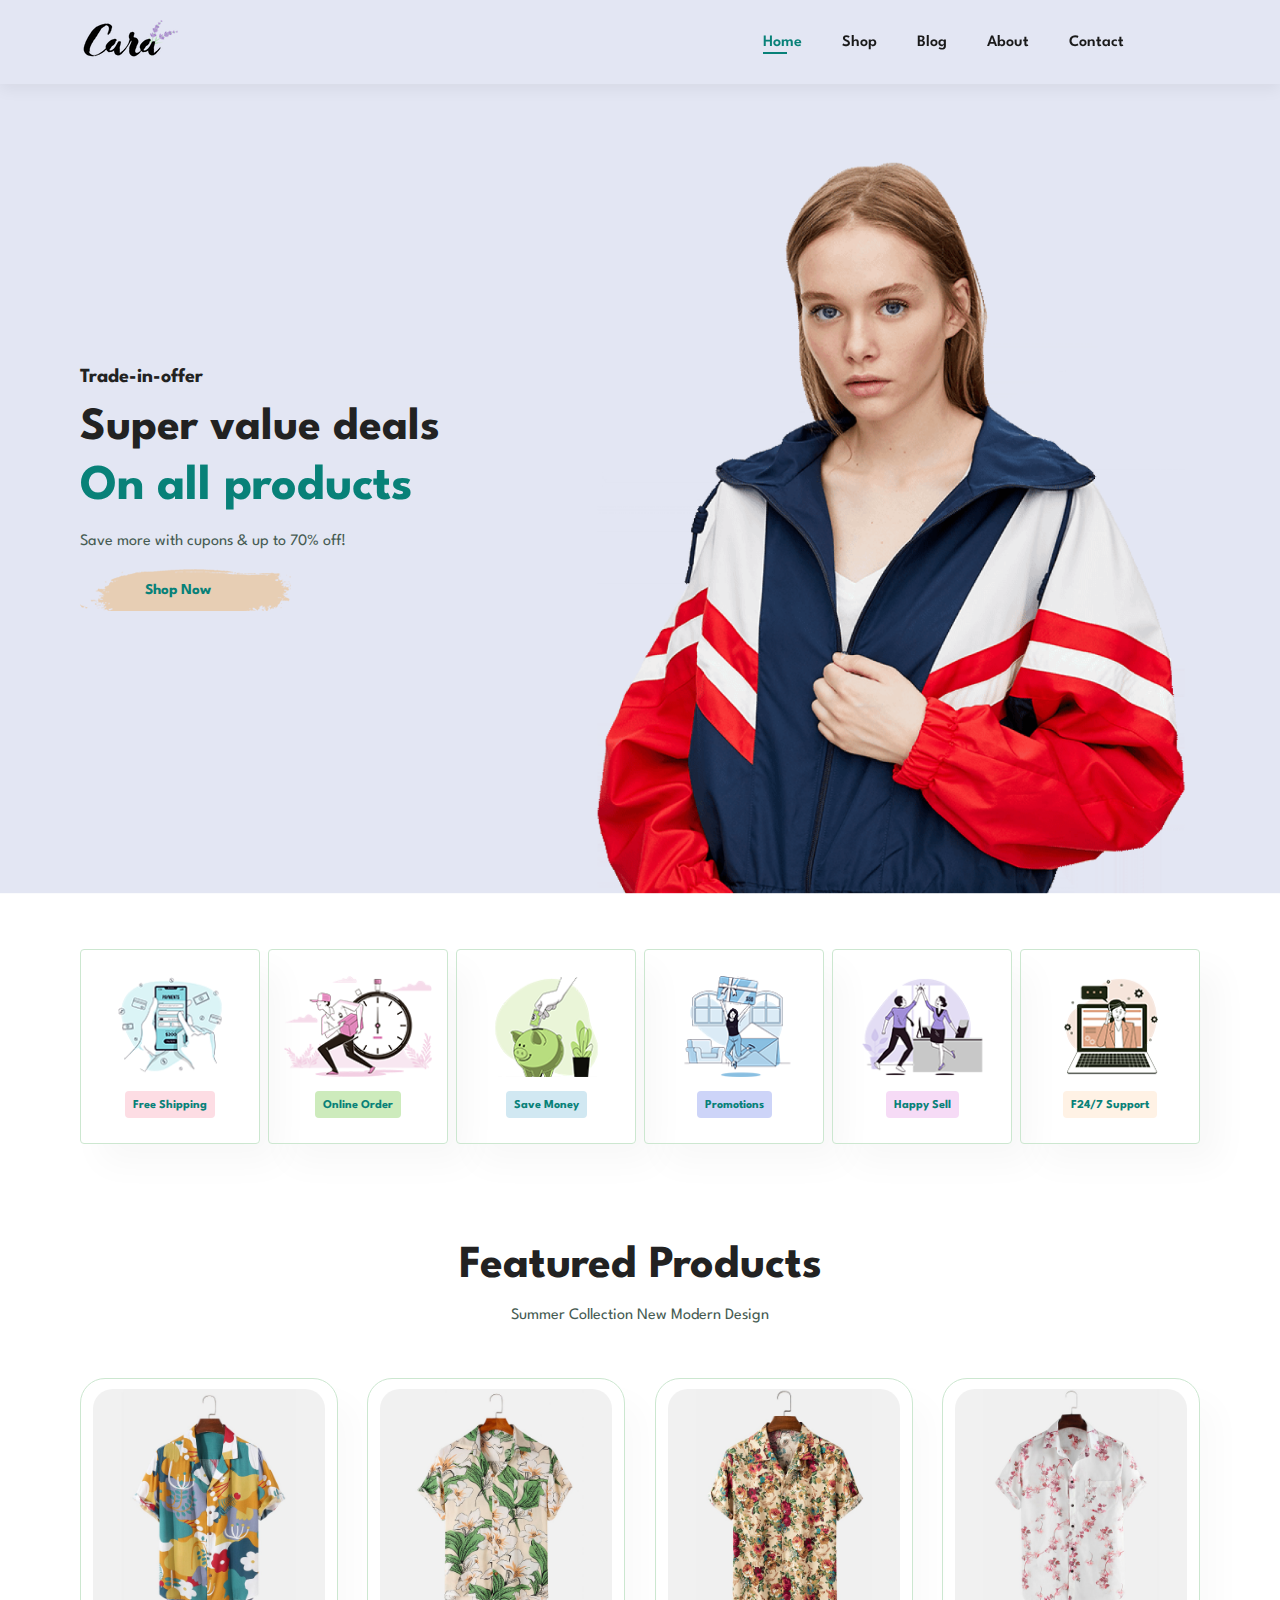
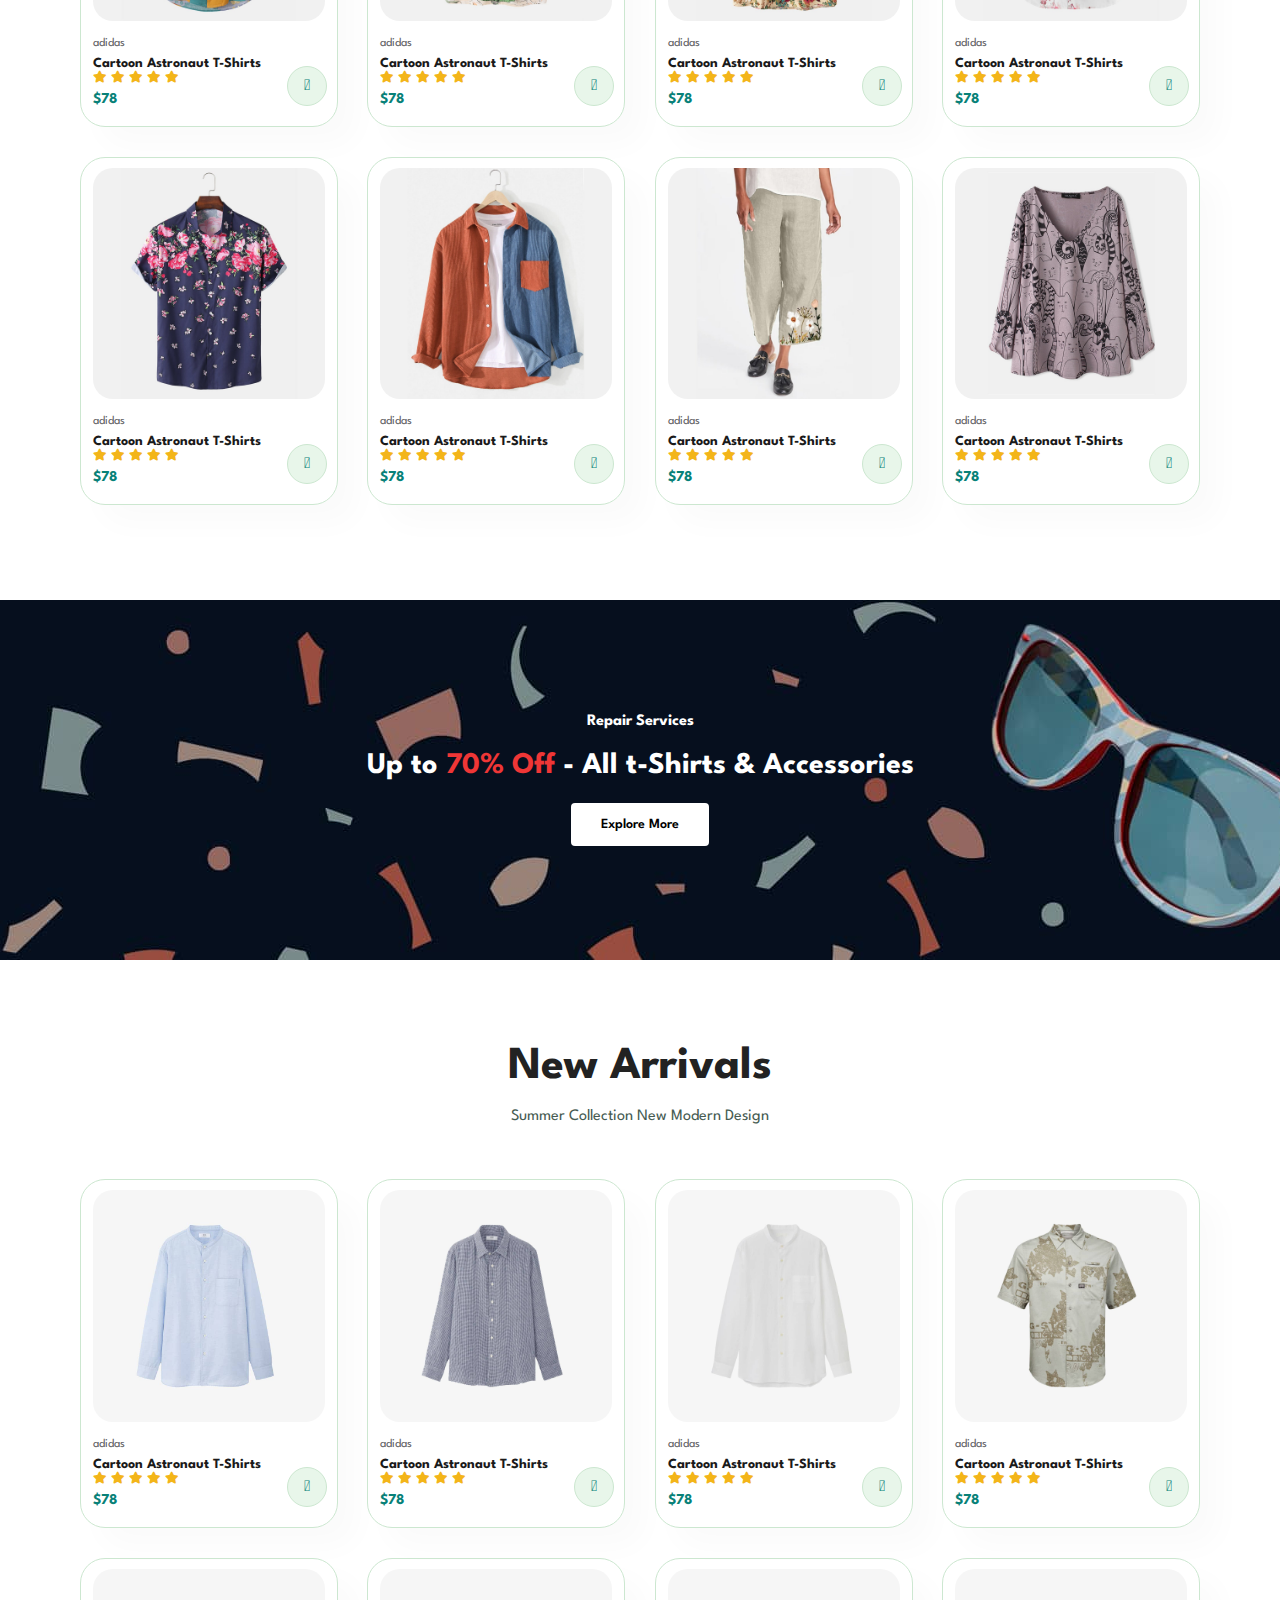
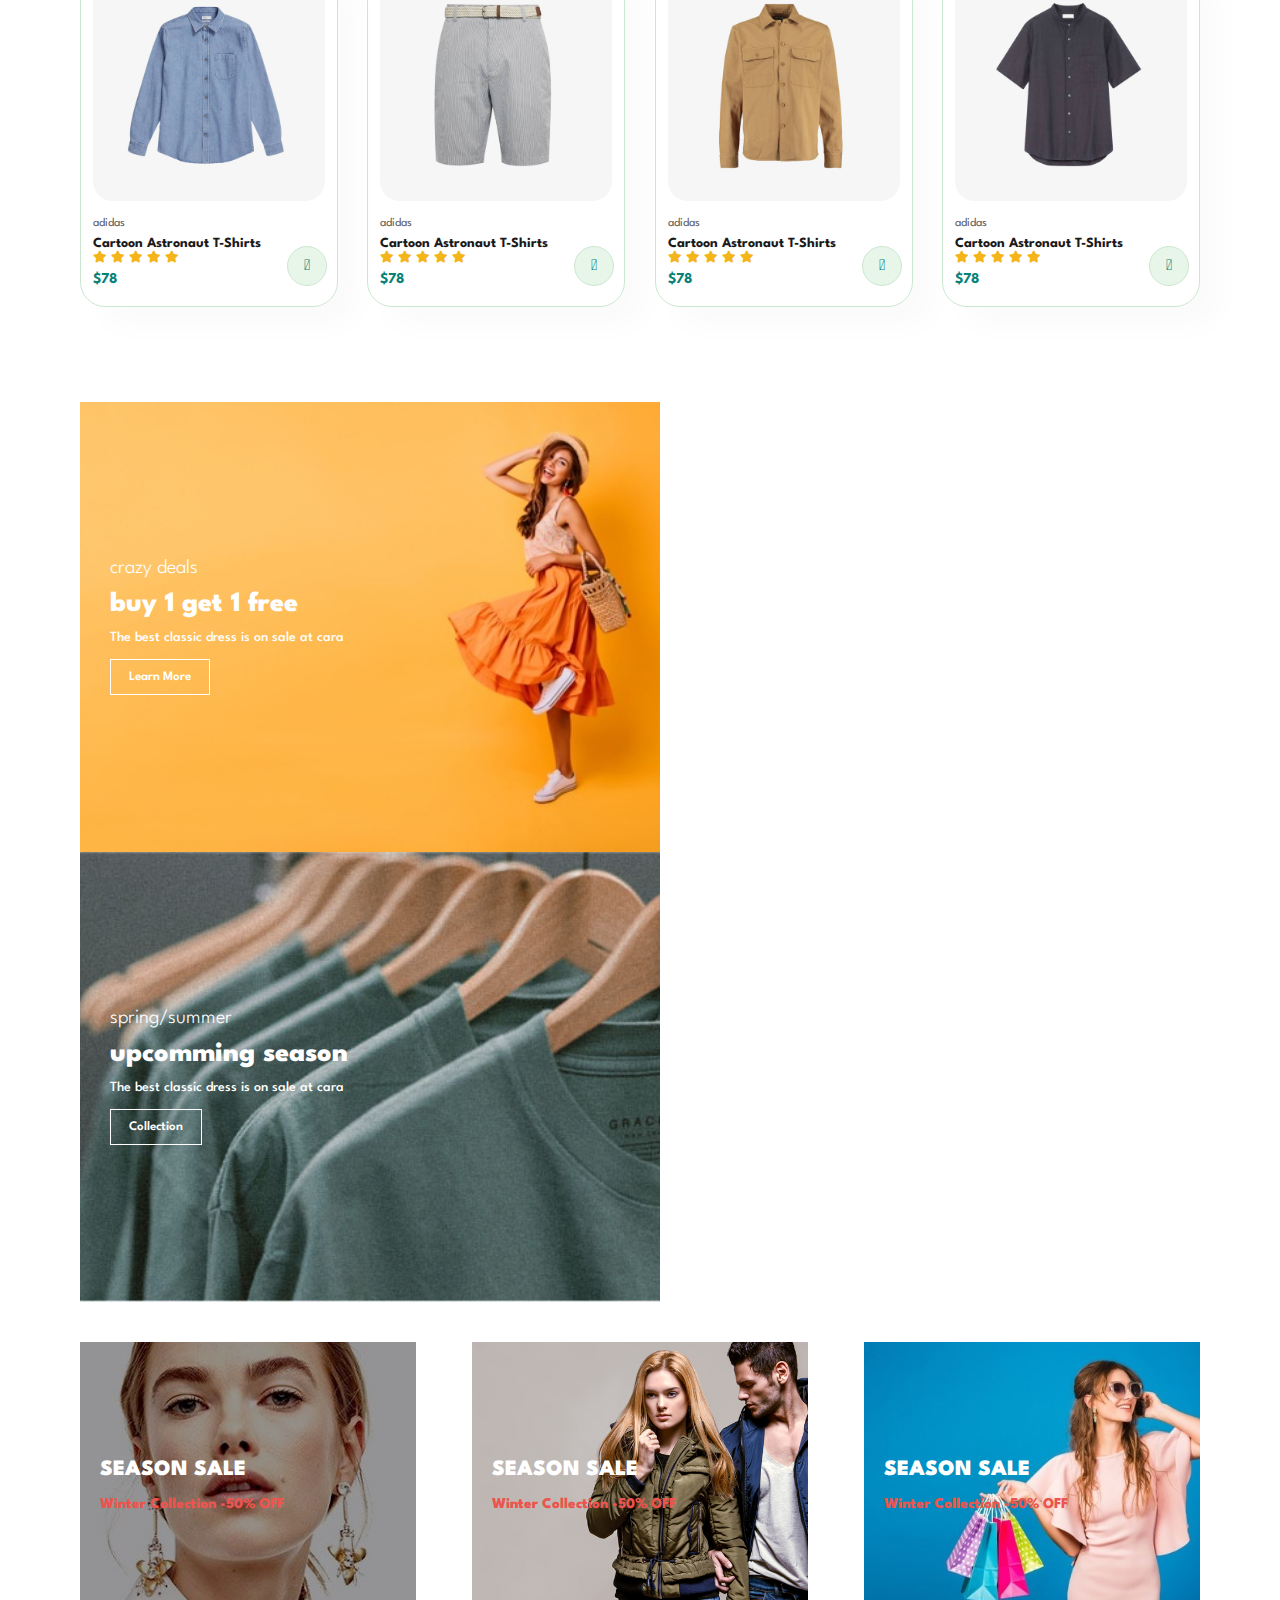
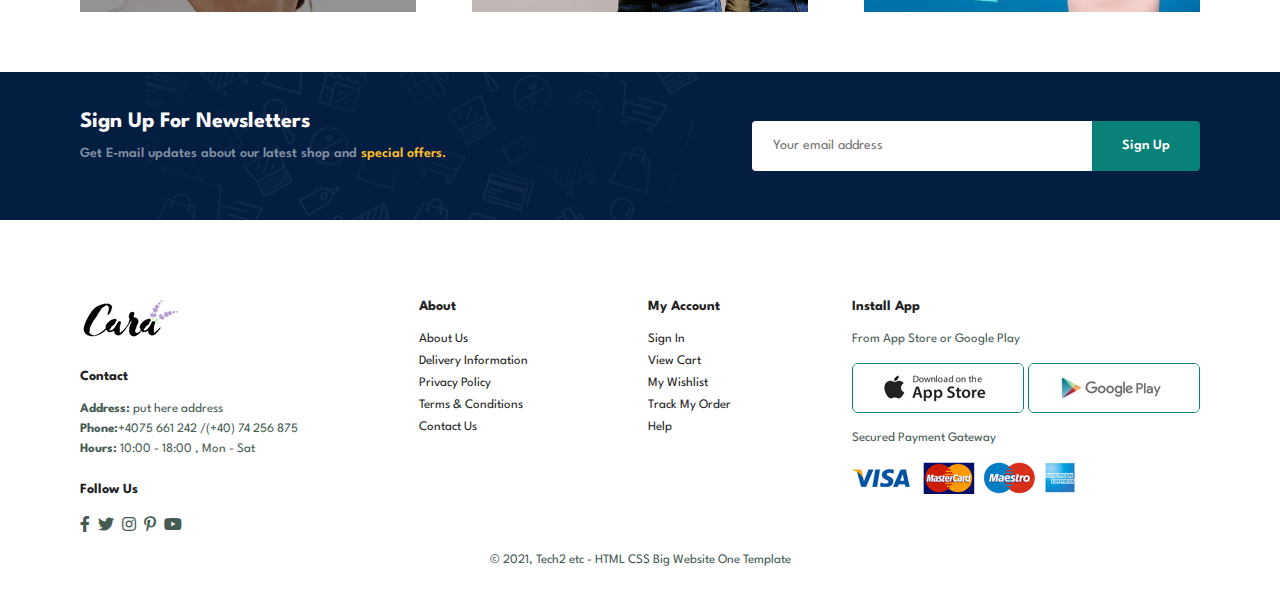
<file: index.html>
<!DOCTYPE html>
<html lang="en">

<head>
    <meta charset="UTF-8">
    <meta http-equiv="X-UA-Compatible" content="IE=edge">
    <meta name="viewport" content="width=device-width, initial-scale=1.0">
    <title>Big Website One</title>
    <link rel="stylesheet" href="https://pro.fontawesome.com/releases/v5.10.0/css/all.css" />
    <link rel="stylesheet" href="css/style.css">
</head>

<body>

    <section id="header">
        <a href="#"><img src="img/logo.png" class="logo" alt=""></a>

        <div>
            <ul id="navbar">
                <li><a class="active" href="index.html">Home</a></li>
                <li><a href="shop.html">Shop</a></li>
                <li><a href="blog.html">Blog</a></li>
                <li><a href="about.html">About</a></li>
                <li><a href="contact.html">Contact</a></li>
                <li id="lg-bag"><a href="cart.html"><i class="far fa-shopping-bag"></i></a></li>
                <a href="#" id="close"><i class="far fa-times"></i></a>
            </ul>
        </div>
        <div id="mobile">
            <a href="cart.html"><i class="far fa-shopping-bag"></i></a>
            <i id="bar" class="fas fa-outdent"></i>
        </div>
    </section>

    <section id="hero">
        <h4>Trade-in-offer</h4>
        <h2>Super value deals</h2>
        <h1>On all products</h1>
        <p>Save more with cupons & up to 70% off!</p>
        <button>Shop Now</button>
    </section>

    <section id="feature" class="section-p1">
        <div class="fe-box">
            <img src="img/features/f1.png" alt="">
            <h6>Free Shipping</h6>
        </div>
        <div class="fe-box">
            <img src="img/features/f2.png" alt="">
            <h6>Online Order</h6>
        </div>
        <div class="fe-box">
            <img src="img/features/f3.png" alt="">
            <h6>Save Money</h6>
        </div>
        <div class="fe-box">
            <img src="img/features/f4.png" alt="">
            <h6>Promotions</h6>
        </div>
        <div class="fe-box">
            <img src="img/features/f5.png" alt="">
            <h6>Happy Sell</h6>
        </div>
        <div class="fe-box">
            <img src="img/features/f6.png" alt="">
            <h6>F24/7 Support</h6>
        </div>
    </section>

    <section id="product1" class="section-p1">
        <h2>Featured Products</h2>
        <p>Summer Collection New Modern Design</p>
        <div class="pro-container">
            <div class="pro">
                <img src="img/products/f1.jpg" alt="">
                <div class="des">
                    <span>adidas</span>
                    <h5>Cartoon Astronaut T-Shirts</h5>
                    <div class="star">
                        <i class="fas fa-star"></i>
                        <i class="fas fa-star"></i>
                        <i class="fas fa-star"></i>
                        <i class="fas fa-star"></i>
                        <i class="fas fa-star"></i>
                    </div>
                    <h4>$78</h4>
                </div>
                <a href="#"><i class="fal fa-shopping-cart cart"></i></a>
            </div>
            <div class="pro">
                <img src="img/products/f2.jpg" alt="">
                <div class="des">
                    <span>adidas</span>
                    <h5>Cartoon Astronaut T-Shirts</h5>
                    <div class="star">
                        <i class="fas fa-star"></i>
                        <i class="fas fa-star"></i>
                        <i class="fas fa-star"></i>
                        <i class="fas fa-star"></i>
                        <i class="fas fa-star"></i>
                    </div>
                    <h4>$78</h4>
                </div>
                <a href="#"><i class="fal fa-shopping-cart cart"></i></a>
            </div>
            <div class="pro">
                <img src="img/products/f3.jpg" alt="">
                <div class="des">
                    <span>adidas</span>
                    <h5>Cartoon Astronaut T-Shirts</h5>
                    <div class="star">
                        <i class="fas fa-star"></i>
                        <i class="fas fa-star"></i>
                        <i class="fas fa-star"></i>
                        <i class="fas fa-star"></i>
                        <i class="fas fa-star"></i>
                    </div>
                    <h4>$78</h4>
                </div>
                <a href="#"><i class="fal fa-shopping-cart cart"></i></a>
            </div>
            <div class="pro">
                <img src="img/products/f4.jpg" alt="">
                <div class="des">
                    <span>adidas</span>
                    <h5>Cartoon Astronaut T-Shirts</h5>
                    <div class="star">
                        <i class="fas fa-star"></i>
                        <i class="fas fa-star"></i>
                        <i class="fas fa-star"></i>
                        <i class="fas fa-star"></i>
                        <i class="fas fa-star"></i>
                    </div>
                    <h4>$78</h4>
                </div>
                <a href="#"><i class="fal fa-shopping-cart cart"></i></a>
            </div>
            <div class="pro">
                <img src="img/products/f5.jpg" alt="">
                <div class="des">
                    <span>adidas</span>
                    <h5>Cartoon Astronaut T-Shirts</h5>
                    <div class="star">
                        <i class="fas fa-star"></i>
                        <i class="fas fa-star"></i>
                        <i class="fas fa-star"></i>
                        <i class="fas fa-star"></i>
                        <i class="fas fa-star"></i>
                    </div>
                    <h4>$78</h4>
                </div>
                <a href="#"><i class="fal fa-shopping-cart cart"></i></a>
            </div>
            <div class="pro">
                <img src="img/products/f6.jpg" alt="">
                <div class="des">
                    <span>adidas</span>
                    <h5>Cartoon Astronaut T-Shirts</h5>
                    <div class="star">
                        <i class="fas fa-star"></i>
                        <i class="fas fa-star"></i>
                        <i class="fas fa-star"></i>
                        <i class="fas fa-star"></i>
                        <i class="fas fa-star"></i>
                    </div>
                    <h4>$78</h4>
                </div>
                <a href="#"><i class="fal fa-shopping-cart cart"></i></a>
            </div>
            <div class="pro">
                <img src="img/products/f7.jpg" alt="">
                <div class="des">
                    <span>adidas</span>
                    <h5>Cartoon Astronaut T-Shirts</h5>
                    <div class="star">
                        <i class="fas fa-star"></i>
                        <i class="fas fa-star"></i>
                        <i class="fas fa-star"></i>
                        <i class="fas fa-star"></i>
                        <i class="fas fa-star"></i>
                    </div>
                    <h4>$78</h4>
                </div>
                <a href="#"><i class="fal fa-shopping-cart cart"></i></a>
            </div>
            <div class="pro">
                <img src="img/products/f8.jpg" alt="">
                <div class="des">
                    <span>adidas</span>
                    <h5>Cartoon Astronaut T-Shirts</h5>
                    <div class="star">
                        <i class="fas fa-star"></i>
                        <i class="fas fa-star"></i>
                        <i class="fas fa-star"></i>
                        <i class="fas fa-star"></i>
                        <i class="fas fa-star"></i>
                    </div>
                    <h4>$78</h4>
                </div>
                <a href="#"><i class="fal fa-shopping-cart cart"></i></a>
            </div>
        </div>
    </section>

    <section id="banner" class="section-m1">
        <h4>Repair Services</h4>
        <h2>Up to <span>70% Off</span> - All t-Shirts & Accessories</h2>
        <button class="normal">Explore More</button>
    </section>

    <section id="product1" class="section-p1">
        <h2>New Arrivals</h2>
        <p>Summer Collection New Modern Design</p>
        <div class="pro-container">
            <div class="pro">
                <img src="img/products/n1.jpg" alt="">
                <div class="des">
                    <span>adidas</span>
                    <h5>Cartoon Astronaut T-Shirts</h5>
                    <div class="star">
                        <i class="fas fa-star"></i>
                        <i class="fas fa-star"></i>
                        <i class="fas fa-star"></i>
                        <i class="fas fa-star"></i>
                        <i class="fas fa-star"></i>
                    </div>
                    <h4>$78</h4>
                </div>
                <a href="#"><i class="fal fa-shopping-cart cart"></i></a>
            </div>
            <div class="pro">
                <img src="img/products/n2.jpg" alt="">
                <div class="des">
                    <span>adidas</span>
                    <h5>Cartoon Astronaut T-Shirts</h5>
                    <div class="star">
                        <i class="fas fa-star"></i>
                        <i class="fas fa-star"></i>
                        <i class="fas fa-star"></i>
                        <i class="fas fa-star"></i>
                        <i class="fas fa-star"></i>
                    </div>
                    <h4>$78</h4>
                </div>
                <a href="#"><i class="fal fa-shopping-cart cart"></i></a>
            </div>
            <div class="pro">
                <img src="img/products/n3.jpg" alt="">
                <div class="des">
                    <span>adidas</span>
                    <h5>Cartoon Astronaut T-Shirts</h5>
                    <div class="star">
                        <i class="fas fa-star"></i>
                        <i class="fas fa-star"></i>
                        <i class="fas fa-star"></i>
                        <i class="fas fa-star"></i>
                        <i class="fas fa-star"></i>
                    </div>
                    <h4>$78</h4>
                </div>
                <a href="#"><i class="fal fa-shopping-cart cart"></i></a>
            </div>
            <div class="pro">
                <img src="img/products/n4.jpg" alt="">
                <div class="des">
                    <span>adidas</span>
                    <h5>Cartoon Astronaut T-Shirts</h5>
                    <div class="star">
                        <i class="fas fa-star"></i>
                        <i class="fas fa-star"></i>
                        <i class="fas fa-star"></i>
                        <i class="fas fa-star"></i>
                        <i class="fas fa-star"></i>
                    </div>
                    <h4>$78</h4>
                </div>
                <a href="#"><i class="fal fa-shopping-cart cart"></i></a>
            </div>
            <div class="pro">
                <img src="img/products/n5.jpg" alt="">
                <div class="des">
                    <span>adidas</span>
                    <h5>Cartoon Astronaut T-Shirts</h5>
                    <div class="star">
                        <i class="fas fa-star"></i>
                        <i class="fas fa-star"></i>
                        <i class="fas fa-star"></i>
                        <i class="fas fa-star"></i>
                        <i class="fas fa-star"></i>
                    </div>
                    <h4>$78</h4>
                </div>
                <a href="#"><i class="fal fa-shopping-cart cart"></i></a>
            </div>
            <div class="pro">
                <img src="img/products/n6.jpg" alt="">
                <div class="des">
                    <span>adidas</span>
                    <h5>Cartoon Astronaut T-Shirts</h5>
                    <div class="star">
                        <i class="fas fa-star"></i>
                        <i class="fas fa-star"></i>
                        <i class="fas fa-star"></i>
                        <i class="fas fa-star"></i>
                        <i class="fas fa-star"></i>
                    </div>
                    <h4>$78</h4>
                </div>
                <a href="#"><i class="fal fa-shopping-cart cart"></i></a>
            </div>
            <div class="pro">
                <img src="img/products/n7.jpg" alt="">
                <div class="des">
                    <span>adidas</span>
                    <h5>Cartoon Astronaut T-Shirts</h5>
                    <div class="star">
                        <i class="fas fa-star"></i>
                        <i class="fas fa-star"></i>
                        <i class="fas fa-star"></i>
                        <i class="fas fa-star"></i>
                        <i class="fas fa-star"></i>
                    </div>
                    <h4>$78</h4>
                </div>
                <a href="#"><i class="fal fa-shopping-cart cart"></i></a>
            </div>
            <div class="pro">
                <img src="img/products/n8.jpg" alt="">
                <div class="des">
                    <span>adidas</span>
                    <h5>Cartoon Astronaut T-Shirts</h5>
                    <div class="star">
                        <i class="fas fa-star"></i>
                        <i class="fas fa-star"></i>
                        <i class="fas fa-star"></i>
                        <i class="fas fa-star"></i>
                        <i class="fas fa-star"></i>
                    </div>
                    <h4>$78</h4>
                </div>
                <a href="#"><i class="fal fa-shopping-cart cart"></i></a>
            </div>
        </div>
    </section>

    <section id="sm-banner" class="section-p1">
        <div class="banner-box">
            <h4>crazy deals</h4>
            <h2>buy 1 get 1 free</h2>
            <span>The best classic dress is on sale at cara</span>
            <button class="white">Learn More</button>
        </div>
        <div class="banner-box banner-box2">
            <h4>spring/summer</h4>
            <h2>upcomming season</h2>
            <span>The best classic dress is on sale at cara</span>
            <button class="white">Collection</button>
        </div>
    </section>

    <section id="banner3">
        <div class="banner-box">
            <h2>SEASON SALE</h2>
            <h3>Winter Collection -50% OFF</h3>
        </div>
        <div class="banner-box banner-box2">
            <h2>SEASON SALE</h2>
            <h3>Winter Collection -50% OFF</h3>
        </div>
        <div class="banner-box banner-box3">
            <h2>SEASON SALE</h2>
            <h3>Winter Collection -50% OFF</h3>
        </div>
    </section>

    <section id="newsletter" class="section-p1 section-m1">
        <div class="newstext">
            <h4>Sign Up For Newsletters</h4>
            <p>Get E-mail updates about our latest shop and <span>special offers.</span></p>
        </div>
        <div class="form">
            <input type="text" placeholder="Your email address">
            <button class="normal">Sign Up</button>
        </div>
    </section>

    <footer class="section-p1">
        <div class="col">
            <img class="logo" src="img/logo.png" alt="">
            <h4>Contact</h4>
            <p><strong>Address:</strong> put here address</p>
            <p><strong>Phone:</strong>+4075 661 242 /(+40) 74 256 875</p>
            <p><strong>Hours:</strong> 10:00 - 18:00 , Mon - Sat</p>
            <div class="follow">
                <h4>Follow Us</h4>
                <div class="icon">
                    <i class="fab fa-facebook-f"></i>
                    <i class="fab fa-twitter"></i>
                    <i class="fab fa-instagram"></i>
                    <i class="fab fa-pinterest-p"></i>
                    <i class="fab fa-youtube"></i>
                </div>
            </div>
        </div>

        <div class="col">
            <h4>About</h4>
            <a href="#">About Us</a>
            <a href="#">Delivery Information</a>
            <a href="#">Privacy Policy</a>
            <a href="#">Terms & Conditions</a>
            <a href="#">Contact Us</a>
        </div>
        <div class="col">
            <h4>My Account</h4>
            <a href="#">Sign In</a>
            <a href="#">View Cart</a>
            <a href="#">My Wishlist</a>
            <a href="#">Track My Order</a>
            <a href="#">Help</a>
        </div>

        <div class="col install">
            <h4>Install App</h4>
            <p>From App Store or Google Play</p>
            <div class="row">
                <img src="img/pay/app.jpg" alt="">
                <img src="img/pay/play.jpg" alt="">
            </div>
            <p>Secured Payment Gateway</p>
            <img src="img/pay/pay.png" alt="">
        </div>

        <div class="copyright">
            <p>© 2021, Tech2 etc - HTML CSS Big Website One Template</p>
        </div>
    </footer>


    <script src="js/script.js"></script>
</body>

</html>
</file>
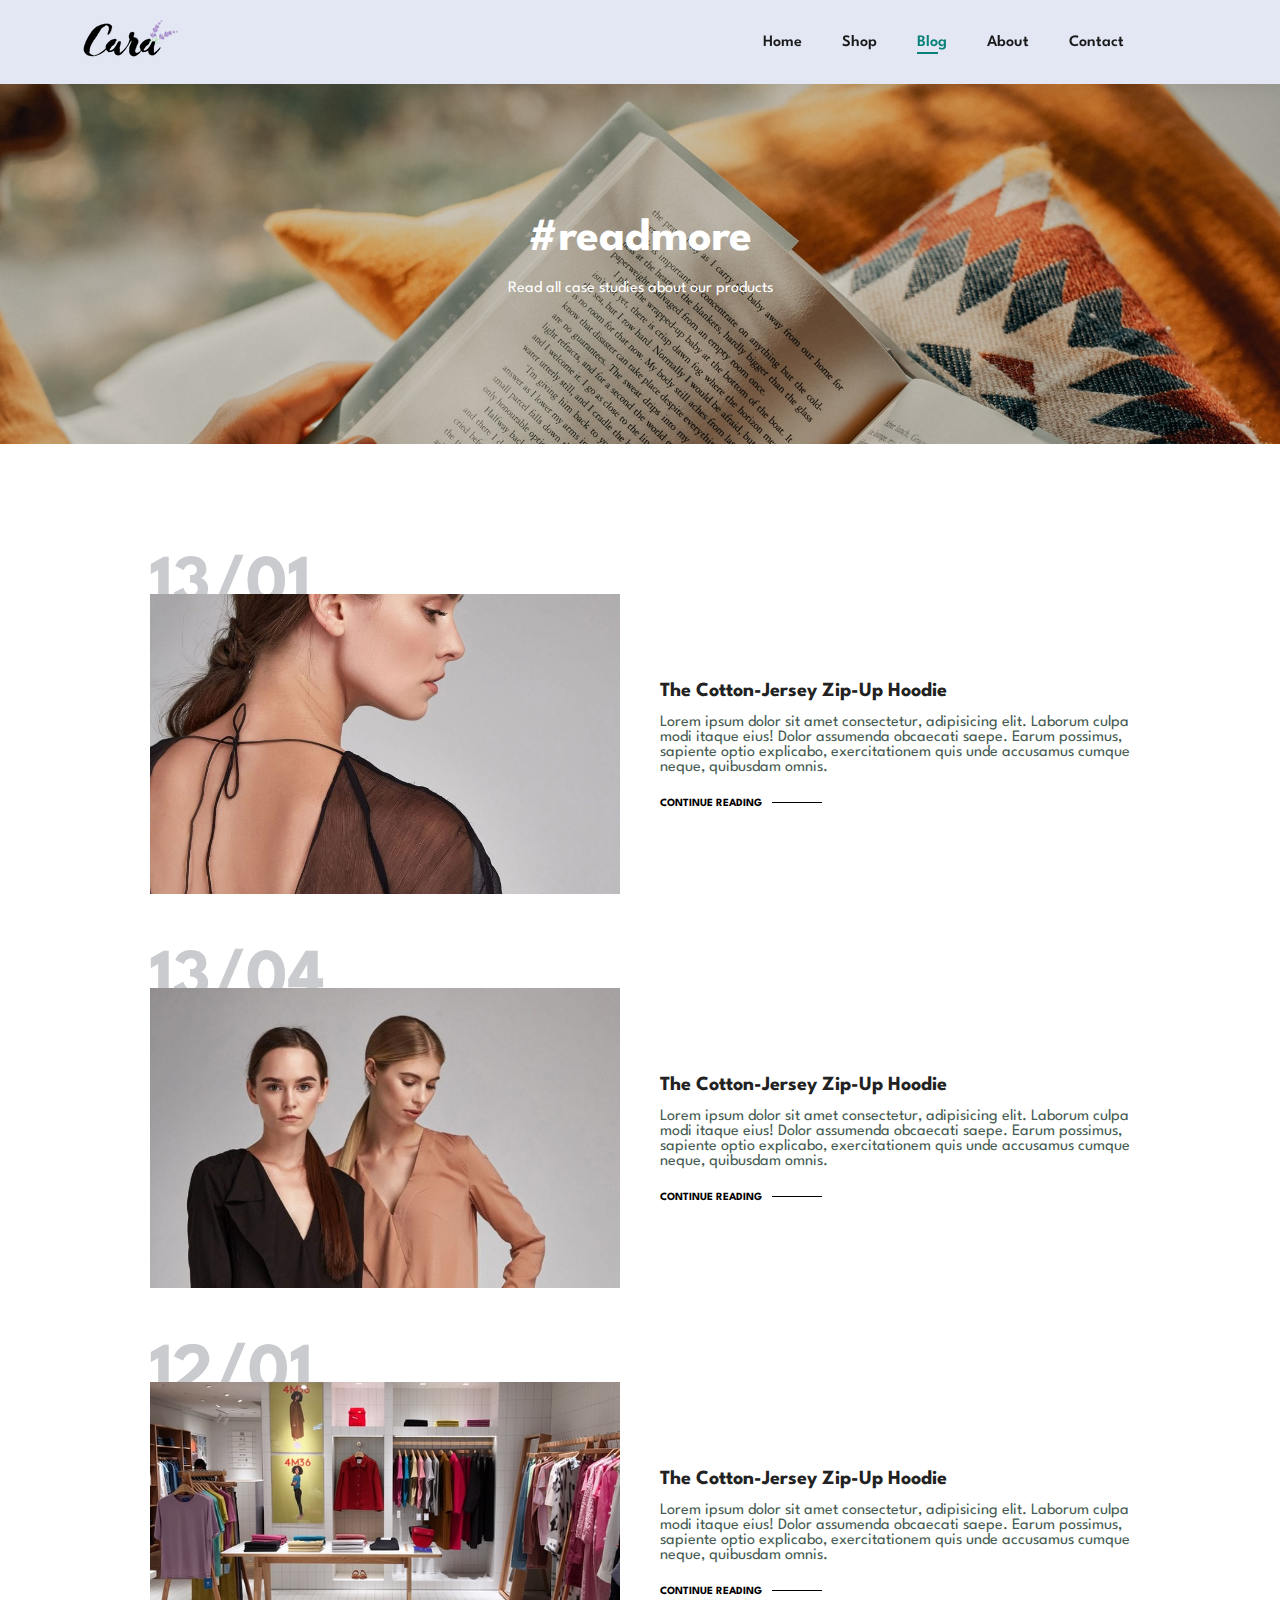
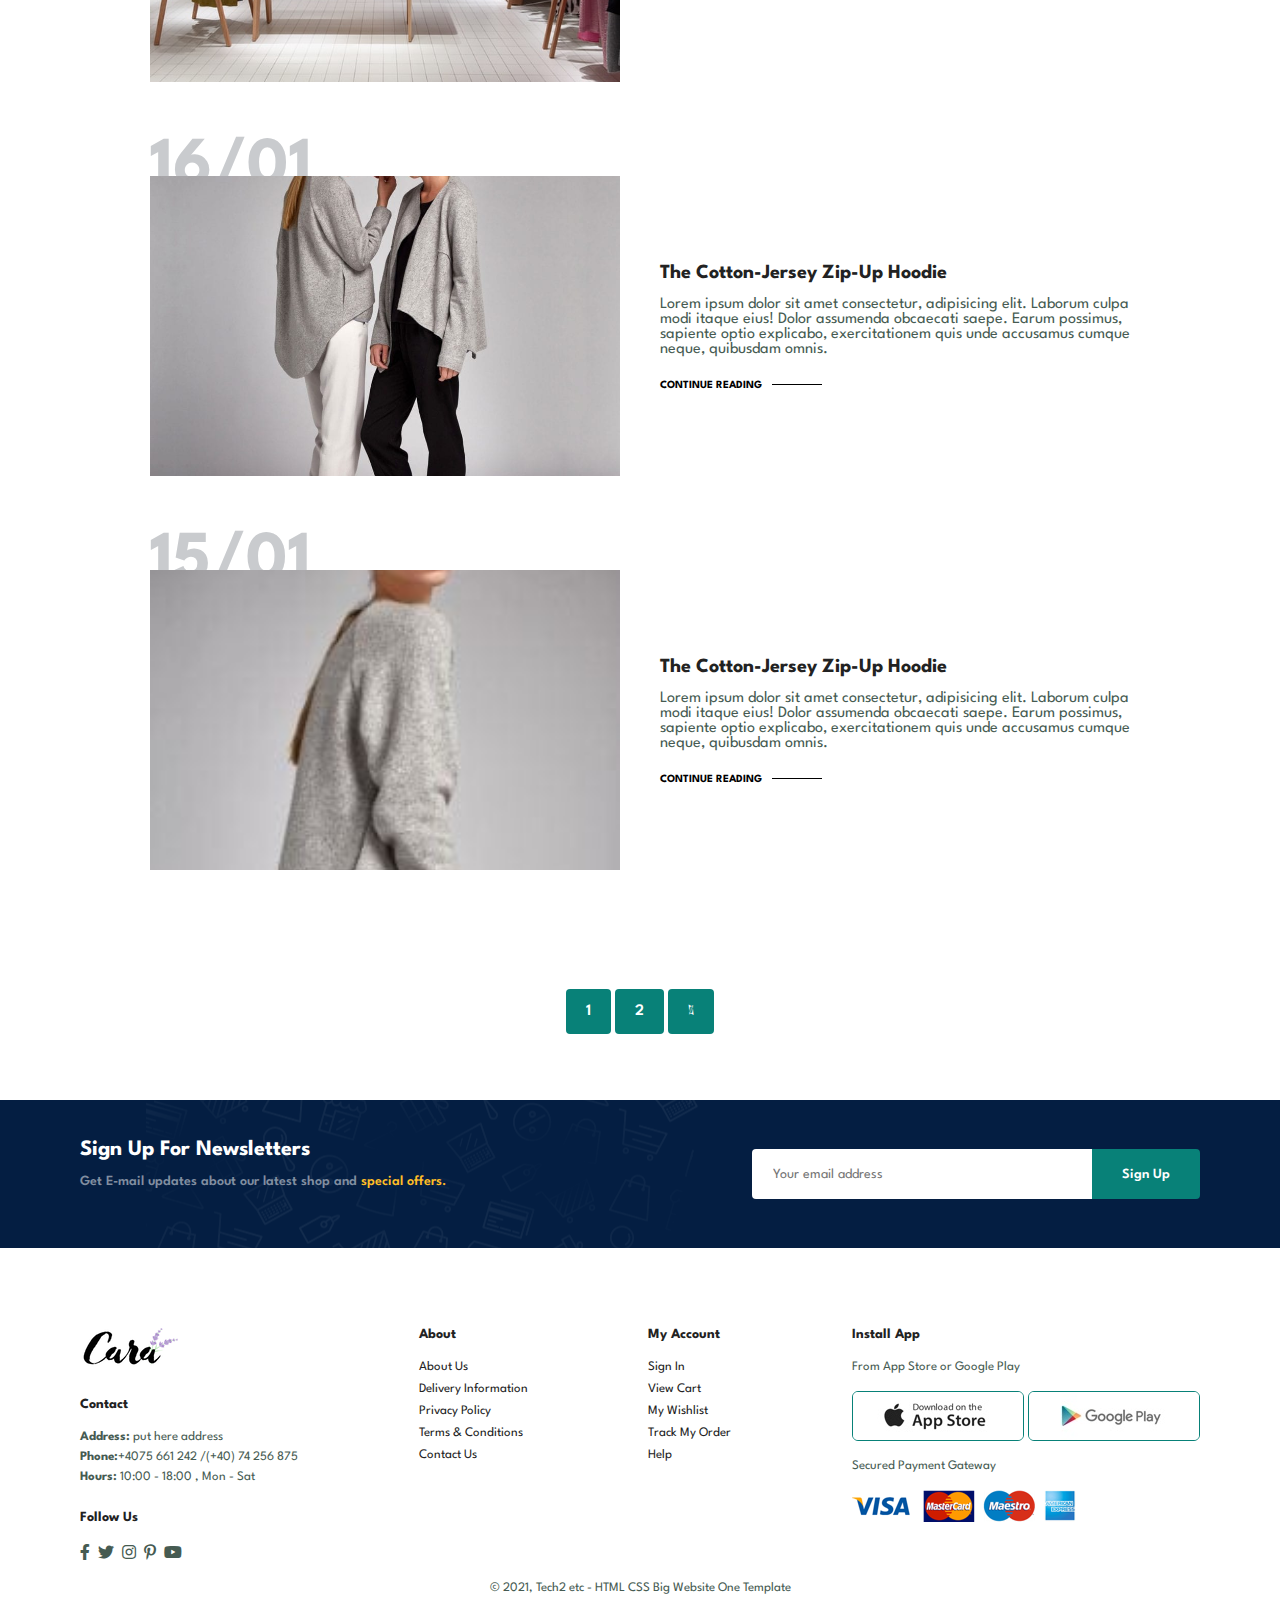
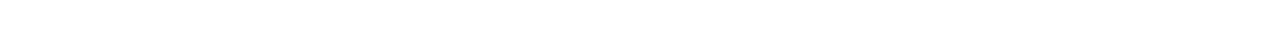
<file: blog.html>
<!DOCTYPE html>
<html lang="en">

<head>
    <meta charset="UTF-8">
    <meta http-equiv="X-UA-Compatible" content="IE=edge">
    <meta name="viewport" content="width=device-width, initial-scale=1.0">
    <title>Big Website One</title>
    <link rel="stylesheet" href="https://pro.fontawesome.com/releases/v5.10.0/css/all.css" />
    <link rel="stylesheet" href="css/style.css">
</head>

<body>

    <section id="header">
        <a href="#"><img src="img/logo.png" class="logo" alt=""></a>

        <div>
            <ul id="navbar">
                <li><a href="index.html">Home</a></li>
                <li><a href="shop.html">Shop</a></li>
                <li><a class="active" href="blog.html">Blog</a></li>
                <li><a href="about.html">About</a></li>
                <li><a href="contact.html">Contact</a></li>
                <li id="lg-bag"><a href="cart.html"><i class="far fa-shopping-bag"></i></a></li>
                <a href="#" id="close"><i class="far fa-times"></i></a>
            </ul>
        </div>
        <div id="mobile">
            <a href="cart.html"><i class="far fa-shopping-bag"></i></a>
            <i id="bar" class="fas fa-outdent"></i>
        </div>
    </section>

    <section id="page-header" class="blog-header">
        <h2>#readmore</h2>
        <p>Read all case studies about our products</p>
    </section>

    <section id="blog">
        <div class="blog-box">
            <div class="blog-img">
                <img src="img/blog/b1.jpg" alt="">
            </div>
            <div class="blog-details">
                <h4>The Cotton-Jersey Zip-Up Hoodie</h4>
                <p>Lorem ipsum dolor sit amet consectetur, adipisicing elit. Laborum culpa modi itaque eius! Dolor
                    assumenda obcaecati saepe. Earum possimus, sapiente optio explicabo, exercitationem quis unde
                    accusamus cumque neque, quibusdam omnis.</p>
                <a href="#">CONTINUE READING</a>
            </div>
            <h1>13/01</h1>
        </div>
        <div class="blog-box">
            <div class="blog-img">
                <img src="img/blog/b2.jpg" alt="">
            </div>
            <div class="blog-details">
                <h4>The Cotton-Jersey Zip-Up Hoodie</h4>
                <p>Lorem ipsum dolor sit amet consectetur, adipisicing elit. Laborum culpa modi itaque eius! Dolor
                    assumenda obcaecati saepe. Earum possimus, sapiente optio explicabo, exercitationem quis unde
                    accusamus cumque neque, quibusdam omnis.</p>
                <a href="#">CONTINUE READING</a>
            </div>
            <h1>13/04</h1>
        </div>
        <div class="blog-box">
            <div class="blog-img">
                <img src="img/blog/b3.jpg" alt="">
            </div>
            <div class="blog-details">
                <h4>The Cotton-Jersey Zip-Up Hoodie</h4>
                <p>Lorem ipsum dolor sit amet consectetur, adipisicing elit. Laborum culpa modi itaque eius! Dolor
                    assumenda obcaecati saepe. Earum possimus, sapiente optio explicabo, exercitationem quis unde
                    accusamus cumque neque, quibusdam omnis.</p>
                <a href="#">CONTINUE READING</a>
            </div>
            <h1>12/01</h1>
        </div>
        <div class="blog-box">
            <div class="blog-img">
                <img src="img/blog/b4.jpg" alt="">
            </div>
            <div class="blog-details">
                <h4>The Cotton-Jersey Zip-Up Hoodie</h4>
                <p>Lorem ipsum dolor sit amet consectetur, adipisicing elit. Laborum culpa modi itaque eius! Dolor
                    assumenda obcaecati saepe. Earum possimus, sapiente optio explicabo, exercitationem quis unde
                    accusamus cumque neque, quibusdam omnis.</p>
                <a href="#">CONTINUE READING</a>
            </div>
            <h1>16/01</h1>
        </div>
        <div class="blog-box">
            <div class="blog-img">
                <img src="img/blog/b5.jpg" alt="">
            </div>
            <div class="blog-details">
                <h4>The Cotton-Jersey Zip-Up Hoodie</h4>
                <p>Lorem ipsum dolor sit amet consectetur, adipisicing elit. Laborum culpa modi itaque eius! Dolor
                    assumenda obcaecati saepe. Earum possimus, sapiente optio explicabo, exercitationem quis unde
                    accusamus cumque neque, quibusdam omnis.</p>
                <a href="#">CONTINUE READING</a>
            </div>
            <h1>15/01</h1>
        </div>
    </section>

    <section id="pagination" class="section-p1">
        <a href="#">1</a>
        <a href="#">2</a>
        <a href="#"><i class="fal fa-long-arrow-alt-right"></i></a>
    </section>

    <section id="newsletter" class="section-p1 section-m1">
        <div class="newstext">
            <h4>Sign Up For Newsletters</h4>
            <p>Get E-mail updates about our latest shop and <span>special offers.</span></p>
        </div>
        <div class="form">
            <input type="text" placeholder="Your email address">
            <button class="normal">Sign Up</button>
        </div>
    </section>

    <footer class="section-p1">
        <div class="col">
            <img class="logo" src="img/logo.png" alt="">
            <h4>Contact</h4>
            <p><strong>Address:</strong> put here address</p>
            <p><strong>Phone:</strong>+4075 661 242 /(+40) 74 256 875</p>
            <p><strong>Hours:</strong> 10:00 - 18:00 , Mon - Sat</p>
            <div class="follow">
                <h4>Follow Us</h4>
                <div class="icon">
                    <i class="fab fa-facebook-f"></i>
                    <i class="fab fa-twitter"></i>
                    <i class="fab fa-instagram"></i>
                    <i class="fab fa-pinterest-p"></i>
                    <i class="fab fa-youtube"></i>
                </div>
            </div>
        </div>

        <div class="col">
            <h4>About</h4>
            <a href="#">About Us</a>
            <a href="#">Delivery Information</a>
            <a href="#">Privacy Policy</a>
            <a href="#">Terms & Conditions</a>
            <a href="#">Contact Us</a>
        </div>
        <div class="col">
            <h4>My Account</h4>
            <a href="#">Sign In</a>
            <a href="#">View Cart</a>
            <a href="#">My Wishlist</a>
            <a href="#">Track My Order</a>
            <a href="#">Help</a>
        </div>

        <div class="col install">
            <h4>Install App</h4>
            <p>From App Store or Google Play</p>
            <div class="row">
                <img src="img/pay/app.jpg" alt="">
                <img src="img/pay/play.jpg" alt="">
            </div>
            <p>Secured Payment Gateway</p>
            <img src="img/pay/pay.png" alt="">
        </div>

        <div class="copyright">
            <p>© 2021, Tech2 etc - HTML CSS Big Website One Template</p>
        </div>
    </footer>


    <script src="js/script.js"></script>
</body>

</html>
</file>
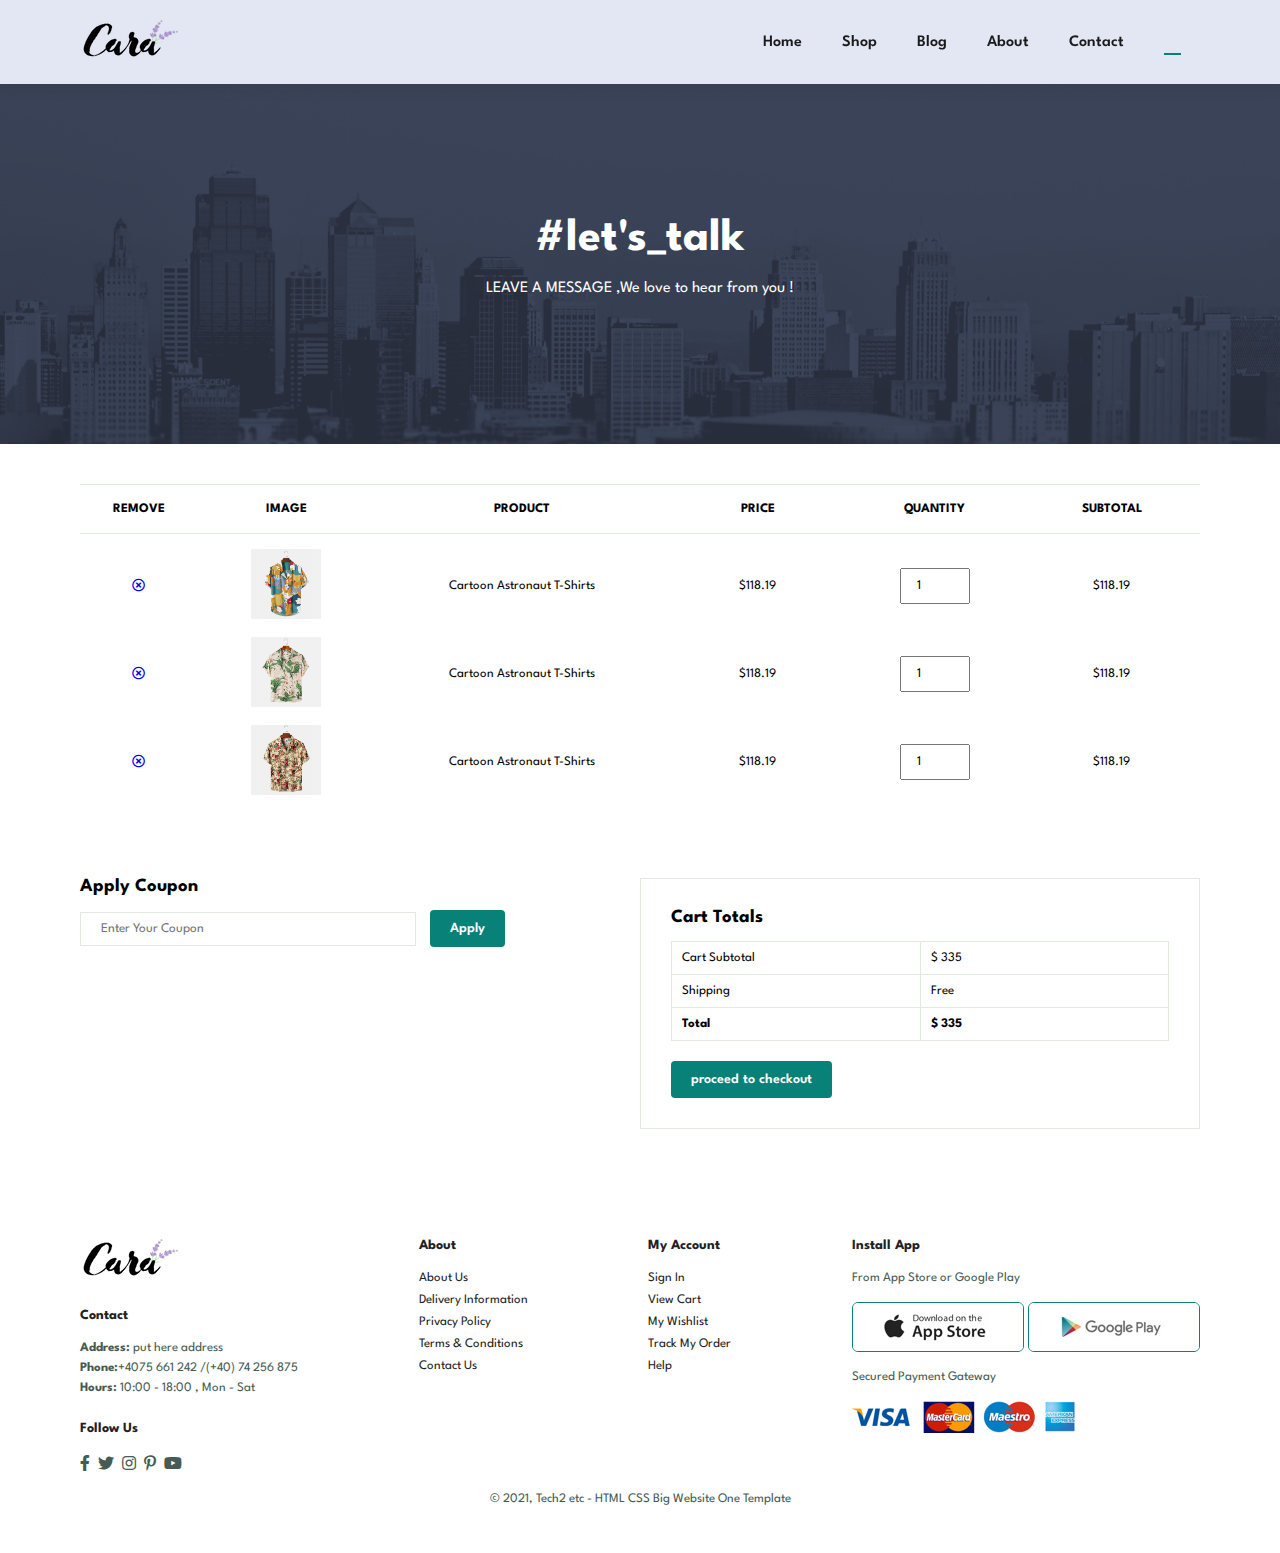
<file: cart.html>
<!DOCTYPE html>
<html lang="en">

<head>
    <meta charset="UTF-8">
    <meta http-equiv="X-UA-Compatible" content="IE=edge">
    <meta name="viewport" content="width=device-width, initial-scale=1.0">
    <title>Big Website One</title>
    <link rel="stylesheet" href="https://pro.fontawesome.com/releases/v5.10.0/css/all.css" />
    <link rel="stylesheet" href="css/style.css">
</head>

<body>

    <section id="header">
        <a href="#"><img src="img/logo.png" class="logo" alt=""></a>

        <div>
            <ul id="navbar">
                <li><a href="index.html">Home</a></li>
                <li><a href="shop.html">Shop</a></li>
                <li><a href="blog.html">Blog</a></li>
                <li><a href="about.html">About</a></li>
                <li><a href="contact.html">Contact</a></li>
                <li id="lg-bag"><a class="active" href="cart.html"><i class="far fa-shopping-bag"></i></a></li>
                <a href="#" id="close"><i class="far fa-times"></i></a>
            </ul>
        </div>
        <div id="mobile">
            <a href="cart.html"><i class="far fa-shopping-bag"></i></a>
            <i id="bar" class="fas fa-outdent"></i>
        </div>
    </section>

    <section id="page-header" class="about-header">
        <h2>#let's_talk</h2>
        <p>LEAVE A MESSAGE ,We love to hear from you !</p>
    </section>

    <section id="cart" class="section-p1">
        <table width="100%">

            <thead>

                <tr>
                    <td>Remove</td>
                    <td>Image</td>
                    <td>Product</td>
                    <td>Price</td>
                    <td>Quantity</td>
                    <td>Subtotal</td>
                </tr>


            </thead>

            <tbody>

                <tr>

                    <td><a href="#"><i class="far fa-times-circle"></i></a></td>
                    <td><img src="img/products/f1.jpg" alt=""></td>
                    <td>Cartoon Astronaut T-Shirts</td>
                    <td>$118.19</td>
                    <td><input type="number" value="1"></td>
                    <td>$118.19</td>

                </tr>

                <tr>

                    <td><a href="#"><i class="far fa-times-circle"></i></a></td>
                    <td><img src="img/products/f2.jpg" alt=""></td>
                    <td>Cartoon Astronaut T-Shirts</td>
                    <td>$118.19</td>
                    <td><input type="number" value="1"></td>
                    <td>$118.19</td>

                </tr>

                <tr>

                    <td><a href="#"><i class="far fa-times-circle"></i></a></td>
                    <td><img src="img/products/f3.jpg" alt=""></td>
                    <td>Cartoon Astronaut T-Shirts</td>
                    <td>$118.19</td>
                    <td><input type="number" value="1"></td>
                    <td>$118.19</td>

                </tr>


            </tbody>

        </table>
    </section>

    <section id="cart-add" class="section-p1">
        <div id="coupon">

            <h3>Apply Coupon</h3>
            <div>
                <input type="text" placeholder="Enter Your Coupon">
                <button class="normal">Apply</button>
            </div>

        </div>

        <div id="subtotal">

            <h3>Cart Totals</h3>

            <table>

                <tr>
                    <td>Cart Subtotal</td>
                    <td>$ 335</td>
                </tr>


                <tr>
                    <td>Shipping</td>
                    <td>Free</td>
                </tr>


                <tr>
                    <td><strong>Total</strong></td>
                    <td><strong>$ 335</strong></td>

                </tr>

            </table>

            <button class="normal">proceed to checkout</button>


        </div>

    </section>

    <footer class="section-p1">
        <div class="col">
            <img class="logo" src="img/logo.png" alt="">
            <h4>Contact</h4>
            <p><strong>Address:</strong> put here address</p>
            <p><strong>Phone:</strong>+4075 661 242 /(+40) 74 256 875</p>
            <p><strong>Hours:</strong> 10:00 - 18:00 , Mon - Sat</p>
            <div class="follow">
                <h4>Follow Us</h4>
                <div class="icon">
                    <i class="fab fa-facebook-f"></i>
                    <i class="fab fa-twitter"></i>
                    <i class="fab fa-instagram"></i>
                    <i class="fab fa-pinterest-p"></i>
                    <i class="fab fa-youtube"></i>
                </div>
            </div>
        </div>

        <div class="col">
            <h4>About</h4>
            <a href="#">About Us</a>
            <a href="#">Delivery Information</a>
            <a href="#">Privacy Policy</a>
            <a href="#">Terms & Conditions</a>
            <a href="#">Contact Us</a>
        </div>
        <div class="col">
            <h4>My Account</h4>
            <a href="#">Sign In</a>
            <a href="#">View Cart</a>
            <a href="#">My Wishlist</a>
            <a href="#">Track My Order</a>
            <a href="#">Help</a>
        </div>

        <div class="col install">
            <h4>Install App</h4>
            <p>From App Store or Google Play</p>
            <div class="row">
                <img src="img/pay/app.jpg" alt="">
                <img src="img/pay/play.jpg" alt="">
            </div>
            <p>Secured Payment Gateway</p>
            <img src="img/pay/pay.png" alt="">
        </div>

        <div class="copyright">
            <p>© 2021, Tech2 etc - HTML CSS Big Website One Template</p>
        </div>
    </footer>


    <script src="js/script.js"></script>
</body>

</html>
</file>
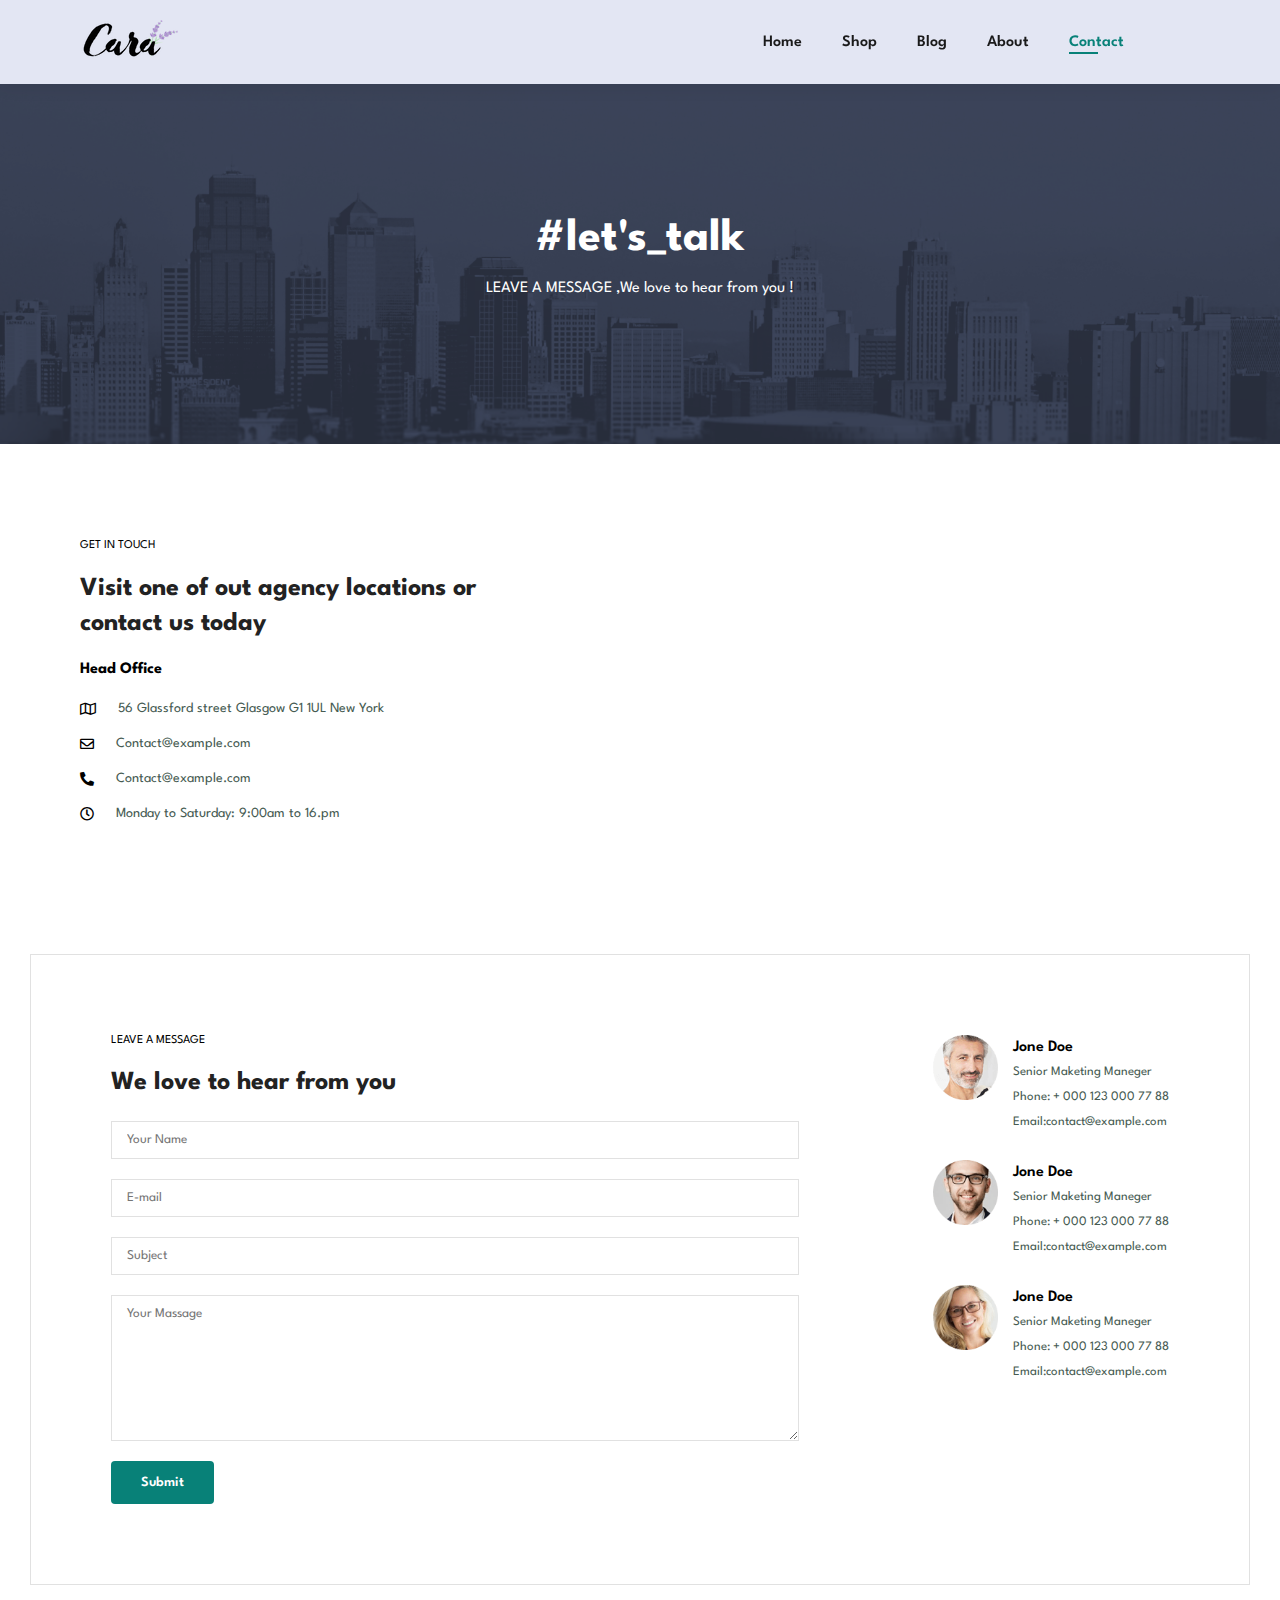
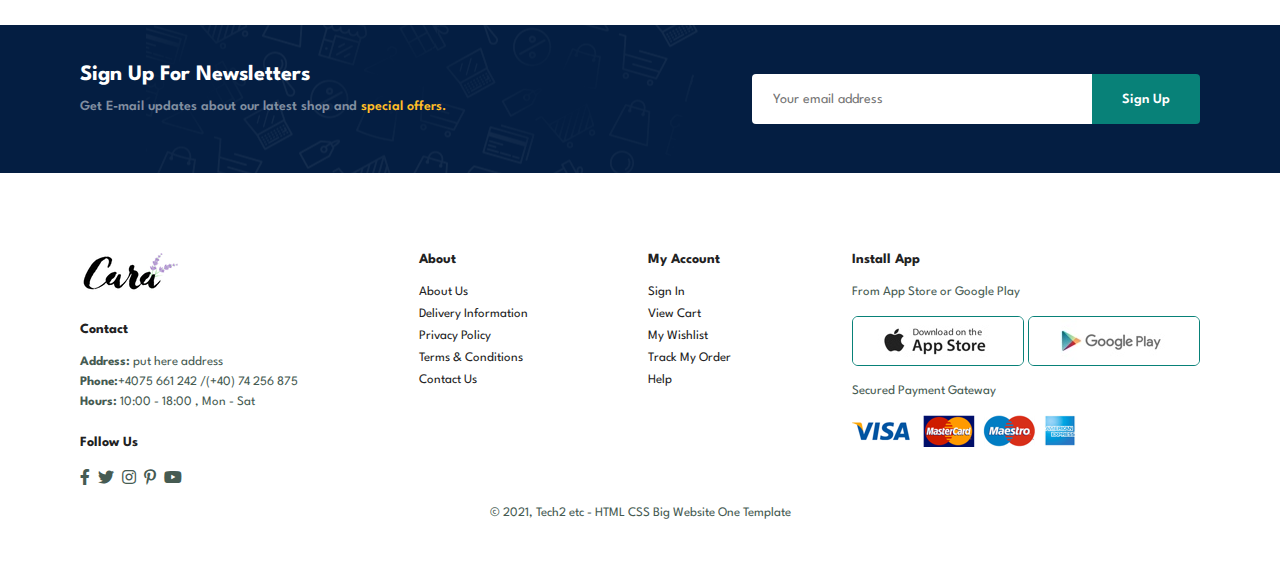
<file: contact.html>
<!DOCTYPE html>
<html lang="en">

<head>
    <meta charset="UTF-8">
    <meta http-equiv="X-UA-Compatible" content="IE=edge">
    <meta name="viewport" content="width=device-width, initial-scale=1.0">
    <title>Big Website One</title>
    <link rel="stylesheet" href="https://pro.fontawesome.com/releases/v5.10.0/css/all.css" />
    <link rel="stylesheet" href="css/style.css">
</head>

<body>

    <section id="header">
        <a href="#"><img src="img/logo.png" class="logo" alt=""></a>

        <div>
            <ul id="navbar">
                <li><a href="index.html">Home</a></li>
                <li><a href="shop.html">Shop</a></li>
                <li><a href="blog.html">Blog</a></li>
                <li><a href="about.html">About</a></li>
                <li><a class="active" href="contact.html">Contact</a></li>
                <li id="lg-bag"><a href="cart.html"><i class="far fa-shopping-bag"></i></a></li>
                <a href="#" id="close"><i class="far fa-times"></i></a>
            </ul>
        </div>
        <div id="mobile">
            <a href="cart.html"><i class="far fa-shopping-bag"></i></a>
            <i id="bar" class="fas fa-outdent"></i>
        </div>
    </section>

    <section id="page-header" class="about-header">
        <h2>#let's_talk</h2>
        <p>LEAVE A MESSAGE ,We love to hear from you !</p>
    </section>

    <section id="contact-details" class="section-p1">
        <div class="details">
            <span>GET IN TOUCH</span>
            <h2>Visit one of out agency locations or contact us today</h2>
            <h3>Head Office</h3>
            <div>

                <li>
                    <span>
                        <i class="far fa-map"></i>
                    </span>
                    <p>56 Glassford street Glasgow G1 1UL New York</p>
                </li>

                <li>
                    <span>
                        <i class="far fa-envelope"></i>
                    </span>
                    <p>Contact@example.com</p>
                </li>

                <li>
                    <span>
                        <i class="fas fa-phone-alt"></i>
                    </span>
                    <p>Contact@example.com</p>
                </li>

                <li>
                    <span>
                        <i class="far fa-clock"></i>
                    </span>
                    <p>Monday to Saturday: 9:00am to 16.pm</p>
                </li>

            </div>
        </div>

        <div class="map">
            <iframe src="https://www.google.com/maps/embed?pb=!1m18!1m12!1m3!1d2469.
                8089841344936!2d-1.2565554843543387!3d51.75481637967655!2m3!1f0!2f0!3f0!3m2!1i1024!2i768!4f13.
                1!3m3!1m2!1s0x4876c6a9ef8c485b%3A0xd2ff1883a001afed!2sUniversitatea%20din%20Oxford!5e0!3m2!1sro!2sro!
                4v1665507851042!5m2!1sro!2sro" width="600" height="450" style="border:0;" allowfullscreen=""
                loading="lazy" referrerpolicy="no-referrer-when-downgrade"></iframe>
        </div>
    </section>

    <section id="form-details">
        <form action="">
            <span>LEAVE A MESSAGE</span>
            <h2>We love to hear from you</h2>
            <input type="text" placeholder="Your Name">
            <input type="text" placeholder="E-mail">
            <input type="text" placeholder="Subject">
            <textarea name="" id="" cols="30" rows="10" placeholder="Your Massage"></textarea>
            <button class="normal">Submit</button>
        </form>

        <div class="people">

            <div>
                <img src="img/people/1.png" alt="">
                <p><span>Jone Doe</span>Senior Maketing Maneger <br>Phone: + 000 123 000 77 88 <br>
                    Email:contact@example.com</p>
            </div>

            <div>
                <img src="img/people/2.png" alt="">
                <p><span>Jone Doe</span>Senior Maketing Maneger <br>Phone: + 000 123 000 77 88 <br>
                    Email:contact@example.com</p>
            </div>

            <div>
                <img src="img/people/3.png" alt="">
                <p><span>Jone Doe</span>Senior Maketing Maneger <br>Phone: + 000 123 000 77 88 <br>
                    Email:contact@example.com</p>
            </div>
        </div>

    </section>

    <section id="newsletter" class="section-p1 section-m1">
        <div class="newstext">
            <h4>Sign Up For Newsletters</h4>
            <p>Get E-mail updates about our latest shop and <span>special offers.</span></p>
        </div>
        <div class="form">
            <input type="text" placeholder="Your email address">
            <button class="normal">Sign Up</button>
        </div>
    </section>

    <footer class="section-p1">
        <div class="col">
            <img class="logo" src="img/logo.png" alt="">
            <h4>Contact</h4>
            <p><strong>Address:</strong> put here address</p>
            <p><strong>Phone:</strong>+4075 661 242 /(+40) 74 256 875</p>
            <p><strong>Hours:</strong> 10:00 - 18:00 , Mon - Sat</p>
            <div class="follow">
                <h4>Follow Us</h4>
                <div class="icon">
                    <i class="fab fa-facebook-f"></i>
                    <i class="fab fa-twitter"></i>
                    <i class="fab fa-instagram"></i>
                    <i class="fab fa-pinterest-p"></i>
                    <i class="fab fa-youtube"></i>
                </div>
            </div>
        </div>

        <div class="col">
            <h4>About</h4>
            <a href="#">About Us</a>
            <a href="#">Delivery Information</a>
            <a href="#">Privacy Policy</a>
            <a href="#">Terms & Conditions</a>
            <a href="#">Contact Us</a>
        </div>
        <div class="col">
            <h4>My Account</h4>
            <a href="#">Sign In</a>
            <a href="#">View Cart</a>
            <a href="#">My Wishlist</a>
            <a href="#">Track My Order</a>
            <a href="#">Help</a>
        </div>

        <div class="col install">
            <h4>Install App</h4>
            <p>From App Store or Google Play</p>
            <div class="row">
                <img src="img/pay/app.jpg" alt="">
                <img src="img/pay/play.jpg" alt="">
            </div>
            <p>Secured Payment Gateway</p>
            <img src="img/pay/pay.png" alt="">
        </div>

        <div class="copyright">
            <p>© 2021, Tech2 etc - HTML CSS Big Website One Template</p>
        </div>
    </footer>


    <script src="js/script.js"></script>
</body>

</html>
</file>
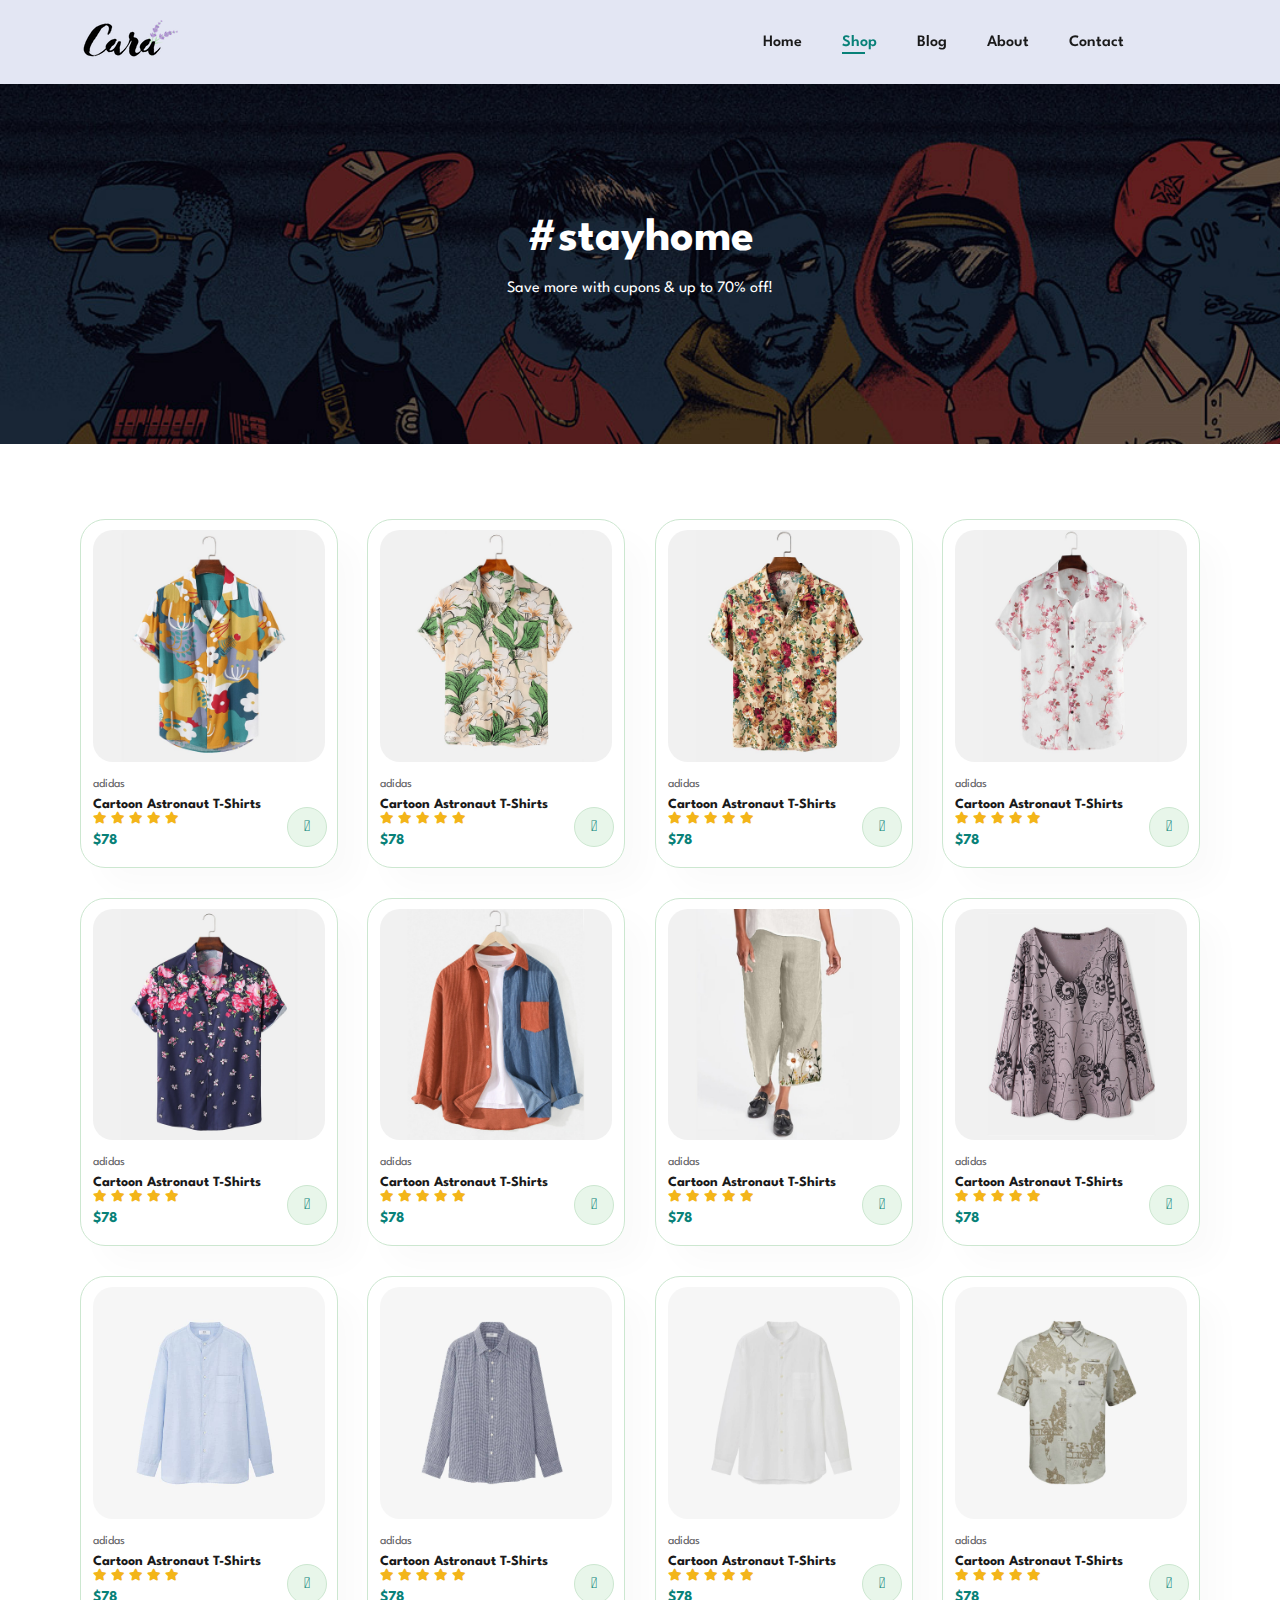
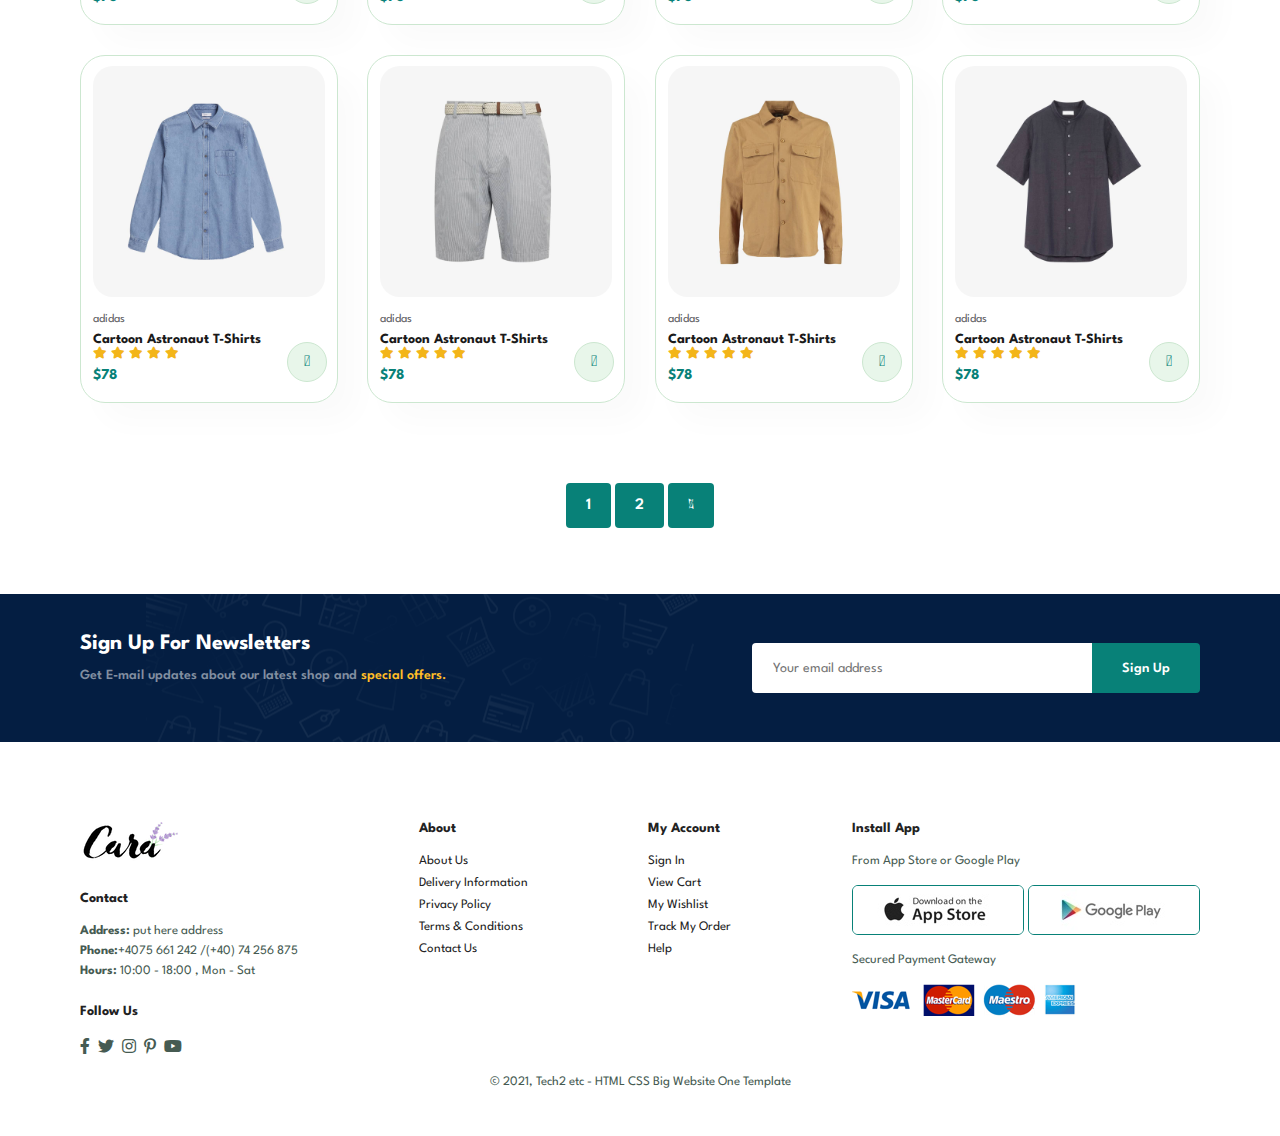
<file: shop.html>
<!DOCTYPE html>
<html lang="en">

<head>
    <meta charset="UTF-8">
    <meta http-equiv="X-UA-Compatible" content="IE=edge">
    <meta name="viewport" content="width=device-width, initial-scale=1.0">
    <title>Big Website One</title>
    <link rel="stylesheet" href="https://pro.fontawesome.com/releases/v5.10.0/css/all.css" />
    <link rel="stylesheet" href="css/style.css">
</head>

<body>

    <section id="header">
        <a href="#"><img src="img/logo.png" class="logo" alt=""></a>

        <div>
            <ul id="navbar">
                <li><a href="index.html">Home</a></li>
                <li><a class="active" href="shop.html">Shop</a></li>
                <li><a href="blog.html">Blog</a></li>
                <li><a href="about.html">About</a></li>
                <li><a href="contact.html">Contact</a></li>
                <li id="lg-bag"><a href="cart.html"><i class="far fa-shopping-bag"></i></a></li>
                <a href="#" id="close"><i class="far fa-times"></i></a>
            </ul>
        </div>
        <div id="mobile">
            <a href="cart.html"><i class="far fa-shopping-bag"></i></a>
            <i id="bar" class="fas fa-outdent"></i>
        </div>
    </section>

    <section id="page-header">
        <h2>#stayhome</h2>
        <p>Save more with cupons & up to 70% off!</p>
    </section>

    <section id="product1" class="section-p1">
        <div class="pro-container">
            <div class="pro" onclick="window.location.href='sproduct.html';">
                <img src="img/products/f1.jpg" alt="">
                <div class="des">
                    <span>adidas</span>
                    <h5>Cartoon Astronaut T-Shirts</h5>
                    <div class="star">
                        <i class="fas fa-star"></i>
                        <i class="fas fa-star"></i>
                        <i class="fas fa-star"></i>
                        <i class="fas fa-star"></i>
                        <i class="fas fa-star"></i>
                    </div>
                    <h4>$78</h4>
                </div>
                <a href="#"><i class="fal fa-shopping-cart cart"></i></a>
            </div>
            <div class="pro">
                <img src="img/products/f2.jpg" alt="">
                <div class="des">
                    <span>adidas</span>
                    <h5>Cartoon Astronaut T-Shirts</h5>
                    <div class="star">
                        <i class="fas fa-star"></i>
                        <i class="fas fa-star"></i>
                        <i class="fas fa-star"></i>
                        <i class="fas fa-star"></i>
                        <i class="fas fa-star"></i>
                    </div>
                    <h4>$78</h4>
                </div>
                <a href="#"><i class="fal fa-shopping-cart cart"></i></a>
            </div>
            <div class="pro">
                <img src="img/products/f3.jpg" alt="">
                <div class="des">
                    <span>adidas</span>
                    <h5>Cartoon Astronaut T-Shirts</h5>
                    <div class="star">
                        <i class="fas fa-star"></i>
                        <i class="fas fa-star"></i>
                        <i class="fas fa-star"></i>
                        <i class="fas fa-star"></i>
                        <i class="fas fa-star"></i>
                    </div>
                    <h4>$78</h4>
                </div>
                <a href="#"><i class="fal fa-shopping-cart cart"></i></a>
            </div>
            <div class="pro">
                <img src="img/products/f4.jpg" alt="">
                <div class="des">
                    <span>adidas</span>
                    <h5>Cartoon Astronaut T-Shirts</h5>
                    <div class="star">
                        <i class="fas fa-star"></i>
                        <i class="fas fa-star"></i>
                        <i class="fas fa-star"></i>
                        <i class="fas fa-star"></i>
                        <i class="fas fa-star"></i>
                    </div>
                    <h4>$78</h4>
                </div>
                <a href="#"><i class="fal fa-shopping-cart cart"></i></a>
            </div>
            <div class="pro">
                <img src="img/products/f5.jpg" alt="">
                <div class="des">
                    <span>adidas</span>
                    <h5>Cartoon Astronaut T-Shirts</h5>
                    <div class="star">
                        <i class="fas fa-star"></i>
                        <i class="fas fa-star"></i>
                        <i class="fas fa-star"></i>
                        <i class="fas fa-star"></i>
                        <i class="fas fa-star"></i>
                    </div>
                    <h4>$78</h4>
                </div>
                <a href="#"><i class="fal fa-shopping-cart cart"></i></a>
            </div>
            <div class="pro">
                <img src="img/products/f6.jpg" alt="">
                <div class="des">
                    <span>adidas</span>
                    <h5>Cartoon Astronaut T-Shirts</h5>
                    <div class="star">
                        <i class="fas fa-star"></i>
                        <i class="fas fa-star"></i>
                        <i class="fas fa-star"></i>
                        <i class="fas fa-star"></i>
                        <i class="fas fa-star"></i>
                    </div>
                    <h4>$78</h4>
                </div>
                <a href="#"><i class="fal fa-shopping-cart cart"></i></a>
            </div>
            <div class="pro">
                <img src="img/products/f7.jpg" alt="">
                <div class="des">
                    <span>adidas</span>
                    <h5>Cartoon Astronaut T-Shirts</h5>
                    <div class="star">
                        <i class="fas fa-star"></i>
                        <i class="fas fa-star"></i>
                        <i class="fas fa-star"></i>
                        <i class="fas fa-star"></i>
                        <i class="fas fa-star"></i>
                    </div>
                    <h4>$78</h4>
                </div>
                <a href="#"><i class="fal fa-shopping-cart cart"></i></a>
            </div>
            <div class="pro">
                <img src="img/products/f8.jpg" alt="">
                <div class="des">
                    <span>adidas</span>
                    <h5>Cartoon Astronaut T-Shirts</h5>
                    <div class="star">
                        <i class="fas fa-star"></i>
                        <i class="fas fa-star"></i>
                        <i class="fas fa-star"></i>
                        <i class="fas fa-star"></i>
                        <i class="fas fa-star"></i>
                    </div>
                    <h4>$78</h4>
                </div>
                <a href="#"><i class="fal fa-shopping-cart cart"></i></a>
            </div>
            <div class="pro">
                <img src="img/products/n1.jpg" alt="">
                <div class="des">
                    <span>adidas</span>
                    <h5>Cartoon Astronaut T-Shirts</h5>
                    <div class="star">
                        <i class="fas fa-star"></i>
                        <i class="fas fa-star"></i>
                        <i class="fas fa-star"></i>
                        <i class="fas fa-star"></i>
                        <i class="fas fa-star"></i>
                    </div>
                    <h4>$78</h4>
                </div>
                <a href="#"><i class="fal fa-shopping-cart cart"></i></a>
            </div>
            <div class="pro">
                <img src="img/products/n2.jpg" alt="">
                <div class="des">
                    <span>adidas</span>
                    <h5>Cartoon Astronaut T-Shirts</h5>
                    <div class="star">
                        <i class="fas fa-star"></i>
                        <i class="fas fa-star"></i>
                        <i class="fas fa-star"></i>
                        <i class="fas fa-star"></i>
                        <i class="fas fa-star"></i>
                    </div>
                    <h4>$78</h4>
                </div>
                <a href="#"><i class="fal fa-shopping-cart cart"></i></a>
            </div>
            <div class="pro">
                <img src="img/products/n3.jpg" alt="">
                <div class="des">
                    <span>adidas</span>
                    <h5>Cartoon Astronaut T-Shirts</h5>
                    <div class="star">
                        <i class="fas fa-star"></i>
                        <i class="fas fa-star"></i>
                        <i class="fas fa-star"></i>
                        <i class="fas fa-star"></i>
                        <i class="fas fa-star"></i>
                    </div>
                    <h4>$78</h4>
                </div>
                <a href="#"><i class="fal fa-shopping-cart cart"></i></a>
            </div>
            <div class="pro">
                <img src="img/products/n4.jpg" alt="">
                <div class="des">
                    <span>adidas</span>
                    <h5>Cartoon Astronaut T-Shirts</h5>
                    <div class="star">
                        <i class="fas fa-star"></i>
                        <i class="fas fa-star"></i>
                        <i class="fas fa-star"></i>
                        <i class="fas fa-star"></i>
                        <i class="fas fa-star"></i>
                    </div>
                    <h4>$78</h4>
                </div>
                <a href="#"><i class="fal fa-shopping-cart cart"></i></a>
            </div>
            <div class="pro">
                <img src="img/products/n5.jpg" alt="">
                <div class="des">
                    <span>adidas</span>
                    <h5>Cartoon Astronaut T-Shirts</h5>
                    <div class="star">
                        <i class="fas fa-star"></i>
                        <i class="fas fa-star"></i>
                        <i class="fas fa-star"></i>
                        <i class="fas fa-star"></i>
                        <i class="fas fa-star"></i>
                    </div>
                    <h4>$78</h4>
                </div>
                <a href="#"><i class="fal fa-shopping-cart cart"></i></a>
            </div>
            <div class="pro">
                <img src="img/products/n6.jpg" alt="">
                <div class="des">
                    <span>adidas</span>
                    <h5>Cartoon Astronaut T-Shirts</h5>
                    <div class="star">
                        <i class="fas fa-star"></i>
                        <i class="fas fa-star"></i>
                        <i class="fas fa-star"></i>
                        <i class="fas fa-star"></i>
                        <i class="fas fa-star"></i>
                    </div>
                    <h4>$78</h4>
                </div>
                <a href="#"><i class="fal fa-shopping-cart cart"></i></a>
            </div>
            <div class="pro">
                <img src="img/products/n7.jpg" alt="">
                <div class="des">
                    <span>adidas</span>
                    <h5>Cartoon Astronaut T-Shirts</h5>
                    <div class="star">
                        <i class="fas fa-star"></i>
                        <i class="fas fa-star"></i>
                        <i class="fas fa-star"></i>
                        <i class="fas fa-star"></i>
                        <i class="fas fa-star"></i>
                    </div>
                    <h4>$78</h4>
                </div>
                <a href="#"><i class="fal fa-shopping-cart cart"></i></a>
            </div>
            <div class="pro">
                <img src="img/products/n8.jpg" alt="">
                <div class="des">
                    <span>adidas</span>
                    <h5>Cartoon Astronaut T-Shirts</h5>
                    <div class="star">
                        <i class="fas fa-star"></i>
                        <i class="fas fa-star"></i>
                        <i class="fas fa-star"></i>
                        <i class="fas fa-star"></i>
                        <i class="fas fa-star"></i>
                    </div>
                    <h4>$78</h4>
                </div>
                <a href="#"><i class="fal fa-shopping-cart cart"></i></a>
            </div>
        </div>
    </section>

    <section id="pagination" class="section-p1">
        <a href="#">1</a>
        <a href="#">2</a>
        <a href="#"><i class="fal fa-long-arrow-alt-right"></i></a>
    </section>

    <section id="newsletter" class="section-p1 section-m1">
        <div class="newstext">
            <h4>Sign Up For Newsletters</h4>
            <p>Get E-mail updates about our latest shop and <span>special offers.</span></p>
        </div>
        <div class="form">
            <input type="text" placeholder="Your email address">
            <button class="normal">Sign Up</button>
        </div>
    </section>

    <footer class="section-p1">
        <div class="col">
            <img class="logo" src="img/logo.png" alt="">
            <h4>Contact</h4>
            <p><strong>Address:</strong> put here address</p>
            <p><strong>Phone:</strong>+4075 661 242 /(+40) 74 256 875</p>
            <p><strong>Hours:</strong> 10:00 - 18:00 , Mon - Sat</p>
            <div class="follow">
                <h4>Follow Us</h4>
                <div class="icon">
                    <i class="fab fa-facebook-f"></i>
                    <i class="fab fa-twitter"></i>
                    <i class="fab fa-instagram"></i>
                    <i class="fab fa-pinterest-p"></i>
                    <i class="fab fa-youtube"></i>
                </div>
            </div>
        </div>

        <div class="col">
            <h4>About</h4>
            <a href="#">About Us</a>
            <a href="#">Delivery Information</a>
            <a href="#">Privacy Policy</a>
            <a href="#">Terms & Conditions</a>
            <a href="#">Contact Us</a>
        </div>
        <div class="col">
            <h4>My Account</h4>
            <a href="#">Sign In</a>
            <a href="#">View Cart</a>
            <a href="#">My Wishlist</a>
            <a href="#">Track My Order</a>
            <a href="#">Help</a>
        </div>

        <div class="col install">
            <h4>Install App</h4>
            <p>From App Store or Google Play</p>
            <div class="row">
                <img src="img/pay/app.jpg" alt="">
                <img src="img/pay/play.jpg" alt="">
            </div>
            <p>Secured Payment Gateway</p>
            <img src="img/pay/pay.png" alt="">
        </div>

        <div class="copyright">
            <p>© 2021, Tech2 etc - HTML CSS Big Website One Template</p>
        </div>
    </footer>


    <script src="js/script.js"></script>
</body>

</html>
</file>
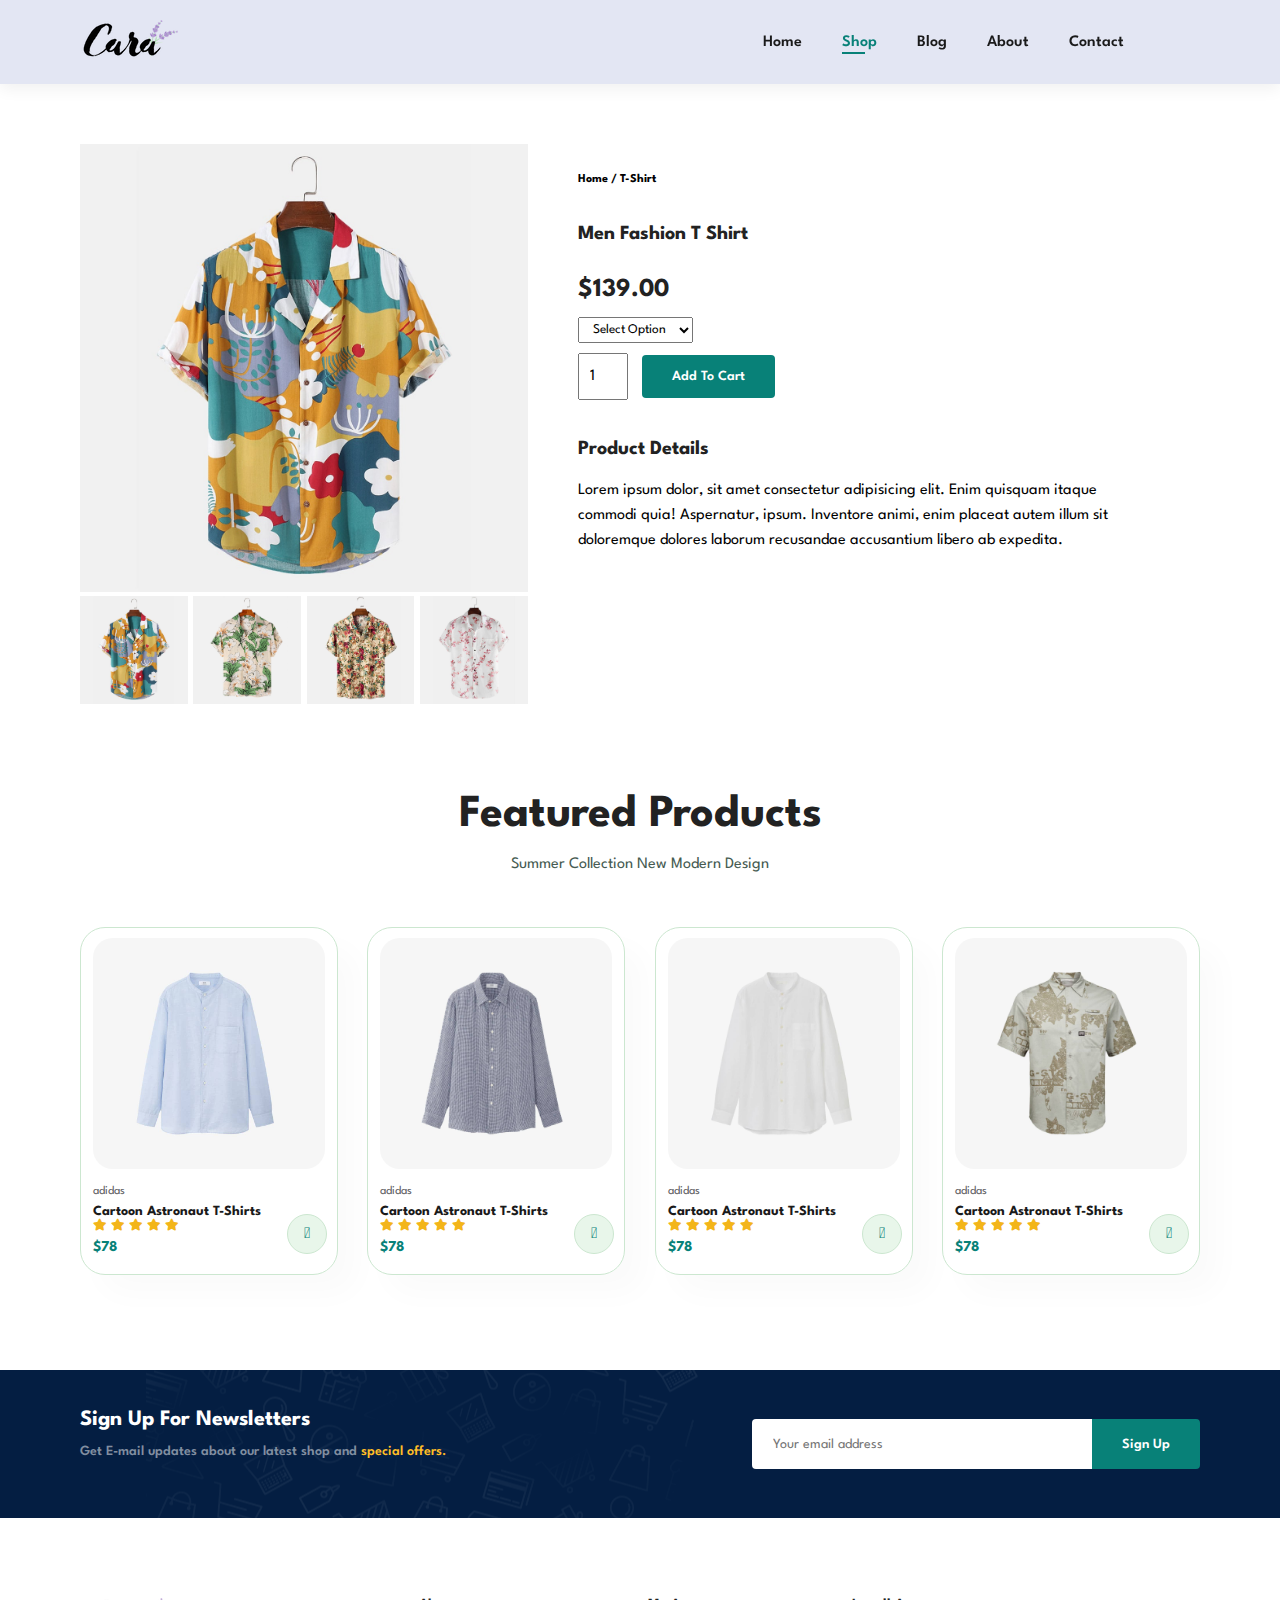
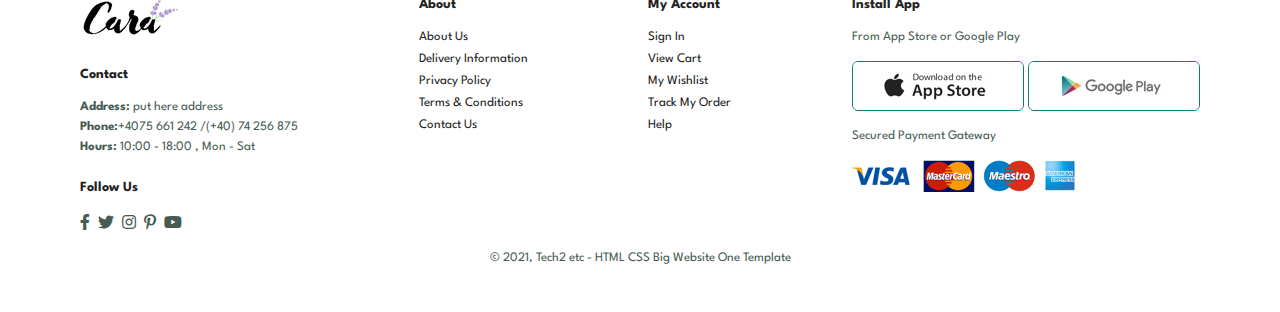
<file: sproduct.html>
<!DOCTYPE html>
<html lang="en">

<head>
    <meta charset="UTF-8">
    <meta http-equiv="X-UA-Compatible" content="IE=edge">
    <meta name="viewport" content="width=device-width, initial-scale=1.0">
    <title>Big Website One</title>
    <link rel="stylesheet" href="https://pro.fontawesome.com/releases/v5.10.0/css/all.css" />
    <link rel="stylesheet" href="css/style.css">
</head>

<body>

    <section id="header">
        <a href="#"><img src="img/logo.png" class="logo" alt=""></a>

        <div>
            <ul id="navbar">
                <li><a href="index.html">Home</a></li>
                <li><a class="active" href="shop.html">Shop</a></li>
                <li><a href="blog.html">Blog</a></li>
                <li><a href="about.html">About</a></li>
                <li><a href="contact.html">Contact</a></li>
                <li id="lg-bag"><a href="cart.html"><i class="far fa-shopping-bag"></i></a></li>
                <a href="#" id="close"><i class="far fa-times"></i></a>
            </ul>
        </div>
        <div id="mobile">
            <a href="cart.html"><i class="far fa-shopping-bag"></i></a>
            <i id="bar" class="fas fa-outdent"></i>
        </div>
    </section>

    <section id="prodetails" class="section-p1">
        <div class="single-pro-image">
            <img src="img/products/f1.jpg" width="100%" id="MainImg" alt="">
            <div class="small-img-group">
                <div class="small-img-col">
                    <img src="img/products/f1.jpg" width="100%" class="small-img" alt="">
                </div>
                <div class="small-img-col">
                    <img src="img/products/f2.jpg" width="100%" class="small-img" alt="">
                </div>
                <div class="small-img-col">
                    <img src="img/products/f3.jpg" width="100%" class="small-img" alt="">
                </div>
                <div class="small-img-col">
                    <img src="img/products/f4.jpg" width="100%" class="small-img" alt="">
                </div>
            </div>
        </div>

        <div class="single-pro-details">
            <h6>Home / T-Shirt</h6>
            <h4>Men Fashion T Shirt</h4>
            <h2>$139.00</h2>
            <select>
                <option>Select Option</option>
                <option>XL</option>
                <option>XXL</option>
                <option>Small</option>
                <option>Large</option>
            </select>
            <input type="number" value="1">
            <button class="normal">Add To Cart</button>
            <h4>Product Details</h4>
            <span>
                Lorem ipsum dolor, sit amet consectetur adipisicing elit. Enim quisquam itaque commodi quia!
                Aspernatur, ipsum. Inventore animi, enim placeat autem illum sit doloremque dolores laborum
                recusandae accusantium libero ab expedita.
            </span>
        </div>
    </section>

    <section id="product1" class="section-p1">
        <h2>Featured Products</h2>
        <p>Summer Collection New Modern Design</p>
        <div class="pro-container">
            <div class="pro">
                <img src="img/products/n1.jpg" alt="">
                <div class="des">
                    <span>adidas</span>
                    <h5>Cartoon Astronaut T-Shirts</h5>
                    <div class="star">
                        <i class="fas fa-star"></i>
                        <i class="fas fa-star"></i>
                        <i class="fas fa-star"></i>
                        <i class="fas fa-star"></i>
                        <i class="fas fa-star"></i>
                    </div>
                    <h4>$78</h4>
                </div>
                <a href="#"><i class="fal fa-shopping-cart cart"></i></a>
            </div>
            <div class="pro">
                <img src="img/products/n2.jpg" alt="">
                <div class="des">
                    <span>adidas</span>
                    <h5>Cartoon Astronaut T-Shirts</h5>
                    <div class="star">
                        <i class="fas fa-star"></i>
                        <i class="fas fa-star"></i>
                        <i class="fas fa-star"></i>
                        <i class="fas fa-star"></i>
                        <i class="fas fa-star"></i>
                    </div>
                    <h4>$78</h4>
                </div>
                <a href="#"><i class="fal fa-shopping-cart cart"></i></a>
            </div>
            <div class="pro">
                <img src="img/products/n3.jpg" alt="">
                <div class="des">
                    <span>adidas</span>
                    <h5>Cartoon Astronaut T-Shirts</h5>
                    <div class="star">
                        <i class="fas fa-star"></i>
                        <i class="fas fa-star"></i>
                        <i class="fas fa-star"></i>
                        <i class="fas fa-star"></i>
                        <i class="fas fa-star"></i>
                    </div>
                    <h4>$78</h4>
                </div>
                <a href="#"><i class="fal fa-shopping-cart cart"></i></a>
            </div>
            <div class="pro">
                <img src="img/products/n4.jpg" alt="">
                <div class="des">
                    <span>adidas</span>
                    <h5>Cartoon Astronaut T-Shirts</h5>
                    <div class="star">
                        <i class="fas fa-star"></i>
                        <i class="fas fa-star"></i>
                        <i class="fas fa-star"></i>
                        <i class="fas fa-star"></i>
                        <i class="fas fa-star"></i>
                    </div>
                    <h4>$78</h4>
                </div>
                <a href="#"><i class="fal fa-shopping-cart cart"></i></a>
            </div>
        </div>
    </section>

    <section id="newsletter" class="section-p1 section-m1">
        <div class="newstext">
            <h4>Sign Up For Newsletters</h4>
            <p>Get E-mail updates about our latest shop and <span>special offers.</span></p>
        </div>
        <div class="form">
            <input type="text" placeholder="Your email address">
            <button class="normal">Sign Up</button>
        </div>
    </section>

    <footer class="section-p1">
        <div class="col">
            <img class="logo" src="img/logo.png" alt="">
            <h4>Contact</h4>
            <p><strong>Address:</strong> put here address</p>
            <p><strong>Phone:</strong>+4075 661 242 /(+40) 74 256 875</p>
            <p><strong>Hours:</strong> 10:00 - 18:00 , Mon - Sat</p>
            <div class="follow">
                <h4>Follow Us</h4>
                <div class="icon">
                    <i class="fab fa-facebook-f"></i>
                    <i class="fab fa-twitter"></i>
                    <i class="fab fa-instagram"></i>
                    <i class="fab fa-pinterest-p"></i>
                    <i class="fab fa-youtube"></i>
                </div>
            </div>
        </div>

        <div class="col">
            <h4>About</h4>
            <a href="#">About Us</a>
            <a href="#">Delivery Information</a>
            <a href="#">Privacy Policy</a>
            <a href="#">Terms & Conditions</a>
            <a href="#">Contact Us</a>
        </div>
        <div class="col">
            <h4>My Account</h4>
            <a href="#">Sign In</a>
            <a href="#">View Cart</a>
            <a href="#">My Wishlist</a>
            <a href="#">Track My Order</a>
            <a href="#">Help</a>
        </div>

        <div class="col install">
            <h4>Install App</h4>
            <p>From App Store or Google Play</p>
            <div class="row">
                <img src="img/pay/app.jpg" alt="">
                <img src="img/pay/play.jpg" alt="">
            </div>
            <p>Secured Payment Gateway</p>
            <img src="img/pay/pay.png" alt="">
        </div>

        <div class="copyright">
            <p>© 2021, Tech2 etc - HTML CSS Big Website One Template</p>
        </div>
    </footer>

    <script>
        var MainImg = document.getElementById('MainImg')
        var smallimg = document.getElementsByClassName('small-img')

        smallimg[0].onclick = function () {
            MainImg.src = smallimg[0].src;
        }
        smallimg[1].onclick = function () {
            MainImg.src = smallimg[1].src;
        }
        smallimg[2].onclick = function () {
            MainImg.src = smallimg[2].src;
        }
        smallimg[3].onclick = function () {
            MainImg.src = smallimg[3].src;
        }
    </script>


    <script src="js/script.js"></script>
</body>

</html>
</file>
<file: css/style.css>
@import url('https://fonts.googleapis.com/css2?family=Spartan:wght@100;200;300;400;500;600;700;900&display=swap');

* {
    margin: 0;
    padding: 0;
    box-sizing: border-box;
    font-family: 'Spartan', sans-serif;
}

h1 {
    font-size: 50px;
    line-height: 64px;
    color: #222;
}

h2 {
    font-size: 46px;
    line-height: 54px;
    color: #222;
}

h4 {
    font-size: 20px;
    color: #222;
}

h6 {
    font-weight: 700;
    font-size: 12px;
}

p {
    font-size: 16px;
    color: #465b52;
    margin: 15px 0 20px 0;
}

.section-p1 {
    padding: 40px 80px;
}

.section-m1 {
    margin: 40px 0;
}

button.normal {
    font-size: 14px;
    font-weight: 600;
    padding: 15px 30px;
    color: #000;
    background-color: #fff;
    border-radius: 4px;
    cursor: pointer;
    border: none;
    outline: none;
    transition: 0.2s;
}

button.white {
    font-size: 13px;
    font-weight: 600;
    padding: 11px 18px;
    color: #fff;
    background-color: transparent;
    cursor: pointer;
    border: 1px solid #fff;
    outline: none;
    transition: 0.2s;
}

body {
    width: 100%;
}

/* Header Start  */

#header {
    display: flex;
    align-items: center;
    justify-content: space-between;
    padding: 20px 80px;
    background: #E3E6F3;
    box-shadow: 0 5px 15px rgba(0, 0, 0, 0.06);
    z-index: 999;
    position: sticky;
    top: 0;
    left: 0;
}

#navbar {
    display: flex;
    align-items: center;
    justify-content: center;
}

#navbar li {
    list-style: none;
    padding: 0 20px;
    position: relative;
}

#navbar li a {
    text-decoration: none;
    font-size: 16px;
    font-weight: 600;
    color: #1a1a1a;
    transition: 0.3s ease;
}

#navbar li a:hover,
#navbar li a.active {
    color: #088178;
}

#navbar li a.active::after,
#navbar li a:hover::after {
    content: '';
    width: 30%;
    height: 2px;
    background: #088178;
    position: absolute;
    bottom: -4px;
    left: 20px;
}

#mobile {
    display: none;
    align-items: center;
}

#close {
    display: none;
}

/* Home Page  */

#hero {
    background-image: url('../img/hero4.png');
    height: 90vh;
    width: 100%;
    background-size: cover;
    background-position: top 25% right 0;
    padding: 0 80px;
    display: flex;
    flex-direction: column;
    align-items: flex-start;
    justify-content: center;
}

#hero h4 {
    padding-bottom: 15px;
}

#hero h1 {
    color: #088178;
}

#hero button {
    background-image: url('../img/button.png');
    background-color: transparent;
    color: #088178;
    border: 0;
    padding: 14px 80px 14px 65px;
    background-repeat: no-repeat;
    cursor: pointer;
    font-weight: 700;
    font-size: 15px;
}

#feature {
    display: flex;
    align-items: center;
    justify-content: space-between;
    flex-wrap: wrap;
}

#feature .fe-box {
    width: 180px;
    text-align: center;
    padding: 25px 15px;
    box-shadow: 20px 20px 34px rgba(0, 0, 0, 0.03);
    border: 1px solid #cce7d0;
    border-radius: 4px;
    margin: 15px 0;
}

#feature .fe-box:hover {
    box-shadow: 10px 10px 54px rgba(70, 62, 221, 0.1);
}

#feature .fe-box img {
    width: 100%;
    margin-bottom: 10px;
}

#feature .fe-box h6 {
    display: inline-block;
    padding: 9px 8px 6px 8px;
    line-height: 1;
    border-radius: 4px;
    color: #088178;
    background-color: #fddde4;
}

#feature .fe-box:nth-child(2) h6 {
    background-color: #cdebbc;
}

#feature .fe-box:nth-child(3) h6 {
    background-color: #d1e8f2;
}

#feature .fe-box:nth-child(4) h6 {
    background-color: #cdd4f8;
}

#feature .fe-box:nth-child(5) h6 {
    background-color: #f6dbf6;
}

#feature .fe-box:nth-child(6) h6 {
    background-color: #fff2e5;
}

#product1 {
    text-align: center;
}

#product1 .pro-container {
    display: flex;
    justify-content: space-between;
    padding-top: 20px;
    flex-wrap: wrap;
}

#product1 .pro {
    width: 23%;
    min-width: 250px;
    padding: 10px 12px;
    border: 1px solid #cce7d0;
    border-radius: 25px;
    cursor: pointer;
    box-shadow: 20px 20px 30px rgba(0, 0, 0, 0.02);
    margin: 15px 0;
    transition: 0.2s ease;
    position: relative;
}

#product1 .pro:hover {
    box-shadow: 20px 20px 30px rgba(0, 0, 0, 0.06);
}

#product1 .pro img {
    width: 100%;
    border-radius: 20px;
}

#product1 .pro .des {
    text-align: start;
    padding: 10px 0;
}

#product1 .pro .des span {
    color: #606063;
    font-size: 12px;
}

#product1 .pro .des h5 {
    padding-top: 7px;
    color: #1a1a1a;
    font-size: 14px;
}

#product1 .pro .des i {
    font-size: 12px;
    color: rgb(243, 181, 25);
}

#product1 .pro .des h4 {
    padding-top: 7px;
    font-size: 15px;
    font-weight: 700;
    color: #088178;
}

#product1 .pro .cart {
    width: 40px;
    height: 40px;
    line-height: 40px;
    border-radius: 50px;
    background-color: #e8f6ea;
    font-weight: 500;
    color: #088178;
    border: 1px solid #cce7d0;
    position: absolute;
    bottom: 20px;
    right: 10px;
}

#banner {
    display: flex;
    flex-direction: column;
    justify-content: center;
    align-items: center;
    text-align: center;
    background-image: url('../img/banner/b2.jpg');
    width: 100%;
    height: 40vh;
    background-size: cover;
    background-position: center;
}

#banner h4 {
    color: #fff;
    font-size: 16px;
}

#banner h2 {
    color: #fff;
    font-size: 30px;
    padding: 10px 0;
}

#banner h2 span {
    color: #ef3636;
}

#banner button:hover {
    background: #088178;
    color: #fff;
}

#sm-banner {
    display: flex;
    justify-content: space-between;
    flex-wrap: wrap;
}

#sm-banner .banner-box {
    display: flex;
    flex-direction: column;
    justify-content: center;
    align-items: flex-start;
    background-image: url('../img/banner/b17.jpg');
    min-width: 580px;
    height: 50vh;
    background-size: cover;
    background-position: center;
    padding: 30px;
}

#sm-banner .banner-box2 {
    background-image: url('../img/banner/b10.jpg');
}

#sm-banner h4 {
    color: #fff;
    font-size: 20px;
    font-weight: 300;
}

#sm-banner h2 {
    color: #fff;
    font-size: 28px;
    font-weight: 800;
}

#sm-banner span {
    color: #fff;
    font-size: 14px;
    font-weight: 500;
    padding-bottom: 15px;
}

#sm-banner .banner-box:hover button {
    background: #088178;
    border: 1px solid #088178;
}

#banner3 {
    display: flex;
    justify-content: space-between;
    flex-wrap: wrap;
    padding: 0 80px;
}

#banner3 .banner-box {
    display: flex;
    flex-direction: column;
    justify-content: center;
    align-items: flex-start;
    background-image: url('../img/banner/b7.jpg');
    min-width: 30%;
    height: 30vh;
    background-size: cover;
    background-position: center;
    padding: 20px;
    margin-bottom: 20px;
}

#banner3 .banner-box2 {
    background-image: url('../img/banner/b4.jpg');
}

#banner3 .banner-box3 {
    background-image: url('../img/banner/b18.jpg');
}

#banner3 h2 {
    color: #fff;
    font-weight: 900;
    font-size: 22px;
}

#banner3 h3 {
    color: #ec544e;
    font-weight: 800;
    font-size: 15px;
}

#newsletter {
    display: flex;
    justify-content: space-between;
    flex-wrap: wrap;
    align-items: center;
    background-image: url('/img/banner/b14.png');
    background-repeat: no-repeat;
    background-position: 20% 30%;
    background-color: #041e42;
}

#newsletter h4 {
    font-size: 22px;
    font-weight: 700;
    color: #fff;
}

#newsletter p {
    font-size: 14px;
    font-weight: 600;
    color: #818ea0;
}

#newsletter p span {
    color: #ffbd27;
}

#newsletter .form {
    display: flex;
    width: 40%;
}

#newsletter input {
    height: 3.125rem;
    padding: 0 1.25rem;
    font-size: 14px;
    width: 100%;
    border: 1px solid transparent;
    border-radius: 4px;
    outline: none;
    border-top-right-radius: 0;
    border-bottom-right-radius: 0;
}

#newsletter button {
    background-color: #088178;
    color: #fff;
    white-space: nowrap;
    border-top-left-radius: 0;
    border-bottom-left-radius: 0;
}

footer {
    display: flex;
    flex-wrap: wrap;
    justify-content: space-between;
}

footer .col {
    display: flex;
    flex-direction: column;
    align-items: flex-start;
    margin-bottom: 20px;
}

footer .logo {
    margin-bottom: 30px;
}

footer h4 {
    font-size: 14px;
    padding-bottom: 20px;
}

footer p {
    font-size: 13px;
    margin: 0 0 8px 0;
}

footer a {
    font-size: 13px;
    text-decoration: none;
    color: #222;
    margin-bottom: 10px;
}

footer .follow {
    margin-top: 20px;
}

footer .follow i {
    color: #465b52;
    padding-right: 4px;
    cursor: pointer;
}

footer .install .row img {
    border: 1px solid #088178;
    border-radius: 6px;
}

footer .install img {
    margin: 10px 0 15px 0;
}

footer .follow i:hover,
footer a:hover {
    color: #088178;
}

footer .copyright {
    width: 100%;
    text-align: center;
}

/* Shop Page  */

#page-header {
    background-image: url('../img/banner/b1.jpg');
    width: 100%;
    height: 40vh;
    background-size: cover;
    display: flex;
    justify-content: center;
    text-align: center;
    flex-direction: column;
    padding: 14px;
}

#page-header h2,
#page-header p {
    color: #fff;
}

#pagination {
    text-align: center;
}

#pagination a {
    text-decoration: none;
    background-color: #088178;
    padding: 15px 20px;
    border-radius: 4px;
    color: #fff;
    font-weight: 600;
}

#pagination a i {
    font-size: 16px;
    font-weight: 600;
}

/* Single Product */

#prodetails {
    display: flex;
    margin-top: 20px;
}

#prodetails .single-pro-image {
    width: 40%;
    margin-right: 50px;
}

.small-img-group {
    display: flex;
    justify-content: space-between;
}

.small-img-col {
    flex-basis: 24%;
    cursor: pointer;
}

#prodetails .single-pro-details {
    width: 50%;
    padding-top: 30px;
}

#prodetails .single-pro-details h4 {
    padding: 40px 0 20px 0;
}

#prodetails .single-pro-details h2 {
    font-size: 26px;
}

#prodetails .single-pro-details select {
    display: block;
    padding: 5px 10px;
    margin-bottom: 10px;
}

#prodetails .single-pro-details input {
    width: 50px;
    height: 47px;
    padding-left: 10px;
    font-size: 16px;
    margin-right: 10px;
}

#prodetails .single-pro-details input:focus {
    outline: none;
}

#prodetails .single-pro-details button {
    background: #088178;
    color: #fff;
}

#prodetails .single-pro-details span {
    line-height: 25px;
}

/* Blog Page  */

#page-header.blog-header {
    background-image: url('../img/banner/b19.jpg');
}

#blog {
    padding: 150px 150px 0 150px;
}

#blog .blog-box {
    display: flex;
    align-items: center;
    width: 100%;
    position: relative;
    padding-bottom: 90px;
}

#blog .blog-img {
    width: 50%;
    margin-right: 40px;
}

#blog img {
    width: 100%;
    height: 300px;
    object-fit: cover;
}

#blog .blog-details {
    width: 50%;
}

#blog .blog-details a {
    text-decoration: none;
    font-size: 11px;
    color: #000;
    font-weight: 700;
    position: relative;
    transition: 0.3s;
}

#blog .blog-details a::after {
    content: '';
    width: 50px;
    height: 1px;
    background-color: #000;
    position: absolute;
    top: 4px;
    right: -60px;
}

#blog .blog-details a:hover {
    color: #088178;
}

#blog .blog-details a:hover::after {
    background-color: #088178;
}

#blog .blog-box h1 {
    position: absolute;
    top: -40px;
    left: 0;
    font-size: 70px;
    font-weight: 700;
    color: #c9cbce;
    z-index: -9;
}

/* About Page  */

#page-header.about-header {
    background-image: url('../img/about/banner.png');
}

#about-head {
    display: flex;
    align-items: center;
}

#about-head img {
    width: 50%;
    height: auto;
}

#about-head div {
    padding-left: 40px;
}

#about-app {
    text-align: center;
}

#about-app .video {
    width: 70%;
    height: 100%;
    margin: 30px auto 0 auto;
}

#about-app .video video {
    width: 100%;
    height: 100%;
    border-radius: 20px;
}

/* Contact Page */

#contact-details {
    display: flex;
    align-items: center;
    justify-content: space-between;
}

#contact-details .details {
    width: 40%;
}

#contact-details .details span,
#form-details form span {
    font-size: 12px;
}

#contact-details .details h2,
#form-details form h2 {
    font-size: 26px;
    line-height: 35px;
    padding: 20px 0;
}

#contact-details .details h3 {
    font-size: 16px;
    padding-bottom: 15px;
}

#contact-details .details li {
    list-style: none;
    display: flex;
    padding: 10px 0;
}

#contact-details .details li i {
    font-size: 14px;
    padding-right: 22px;
}

#contact-details .details li p {
    margin: 0;
    font-size: 14px;
}

#contact-details .map {
    width: 55%;
    height: 400px;
}

#contact-details .map iframe {
    width: 100%;
    height: 100%;
}

#form-details {
    display: flex;
    justify-content: space-between;
    margin: 30px;
    padding: 80px;
    border: 1px solid #e1e1e1;
}

#form-details form {
    width: 65%;
    display: flex;
    flex-direction: column;
    align-items: flex-start;
}

#form-details form input,
#form-details form textarea {
    width: 100%;
    padding: 12px 15px;
    outline: none;
    margin-bottom: 20px;
    border: 1px solid #e1e1e1;
}

#form-details form button {
    background-color: #088178;
    color: #fff;
}

#form-details .people div {
    padding-bottom: 25px;
    display: flex;
    align-items: flex-start;
}

#form-details .people div img {
    width: 65px;
    height: 65px;
    object-fit: cover;
    margin-right: 15px;
}

#form-details .people div p {
    margin: 0;
    font-size: 13px;
    line-height: 25px;
}

#form-details .people div p span {
    display: block;
    font-size: 16px;
    font-weight: 600;
    color: #000;
}

/* Cart Page  */

#cart {
    overflow-x: auto;
}

#cart table {
    width: 100%;
    border-collapse: collapse;
    table-layout: fixed;
    white-space: nowrap;
}

#cart table img {
    width: 70px;
}

#cart table td:nth-child(1) {
    width: 100px;
    text-align: center;
}

#cart table td:nth-child(2) {
    width: 150px;
    text-align: center;
}

#cart table td:nth-child(3) {
    width: 250px;
    text-align: center;
}

#cart table td:nth-child(4),
#cart table td:nth-child(5),
#cart table td:nth-child(6) {
    width: 150px;
    text-align: center;
}

#cart table td:nth-child(5) input {
    width: 70px;
    padding: 10px 5px 10px 15px;
}

#cart table thead {
    border: 1px solid #e2e9e1;
    border-left: none;
    border-right: none;
}

#cart table thead td {
    font-weight: 700;
    text-transform: uppercase;
    font-size: 13px;
    padding: 18px 0;
}

#cart table tbody tr td {
    padding-top: 15px;
}

#cart table tbody td {
    font-size: 13px;
}

#cart-add {
    display: flex;
    flex-wrap: wrap;
    justify-content: space-between;
}

#coupon {
    width: 50%;
    margin-bottom: 30px;
}

#coupon h3,
#subtotal h3 {
    padding-bottom: 15px;
}

#coupon input {
    padding: 10px 20px;
    outline: none;
    width: 60%;
    margin-right: 10px;
    border: 1px solid #e2e9e1;
}

#coupon button,
#subtotal button {
    background-color: #088178;
    color: #fff;
    padding: 12px 20px;
}

#subtotal {
    width: 50%;
    margin-bottom: 30px;
    border: 1px solid #e2e9e1;
    padding: 30px;
}

#subtotal table {
    border-collapse: collapse;
    width: 100%;
    margin-bottom: 20px;
}

#subtotal table td {
    width: 50%;
    border: 1px solid #e2e9e1;
    padding: 10px;
    font-size: 13px;
}

/* Start Media Query */

@media (max-width:799px) {
    .section-p1 {
        padding: 40px 40px;
    }

    #navbar {
        display: flex;
        flex-direction: column;
        align-items: flex-start;
        justify-content: flex-start;
        position: fixed;
        top: 0;
        right: -300px;
        height: 100vh;
        width: 300px;
        background-color: #E3E6F3;
        box-shadow: 0 40px 60px rgba(0, 0, 0, 0.1);
        padding: 80px 0 0 10px;
        transition: 0.3s;
    }

    #navbar.active {
        right: 0px;
    }

    #navbar li {
        margin-bottom: 25px;
    }

    #mobile {
        display: flex;
        align-items: center;
    }

    #mobile i {
        color: #1a1a1a;
        font-size: 24px;
        padding-left: 20px;
    }

    #close {
        display: initial;
        position: absolute;
        top: 30px;
        left: 30px;
        color: #222;
        font-size: 24px;
    }

    #lg-bag {
        display: none;
    }

    #hero {
        height: 70vh;
        padding: 0 80px;
        background-position: top 30% right 30%;
    }

    #feature {
        justify-content: center;
    }

    #feature .fe-box {
        margin: 15px 15px;
    }

    #product1 .pro-container {
        justify-content: center;
    }

    #product1 .pro {
        margin: 15px;
    }

    #banner {
        height: 20vh;
    }

    #sm-banner .banner-box {
        min-width: 100%;
        height: 30vh;
    }

    #banner3 {
        padding: 0 40px;
    }

    #banner3 .banner-box {
        width: 28%;
    }

    #newsletter .form {
        width: 70%;
    }

    /* Contact Page */

    #form-details {
        padding: 40px;
    }

    #form-details form {
        width: 50%;
    }
}

@media (max-width: 477px) {
    .section-p1 {
        padding: 20px;
    }

    #header {
        padding: 10px 30px;
    }

    h1 {
        font-size: 38px;
    }

    h2 {
        font-size: 32px;
    }

    #hero {
        padding: 0 20px;
        background-position: 55%;
    }

    #feature {
        justify-content: space-between;
    }

    #feature .fe-box {
        width: 155px;
        margin: 0 0 15px 0;
    }

    #product1 .pro {
        width: 100%;
    }

    #banner {
        height: 40vh;
    }

    #sm-banner .banner-box {
        height: 40vh;
    }

    #sm-banner .banner-box2 {
        margin-top: 20px;
    }

    #banner3 {
        padding: 0 20px;
    }

    #banner3 .banner-box {
        width: 100%;
    }

    #newsletter {
        padding: 40px 20px;
    }

    #newsletter .form {
        width: 100%;
    }

    footer .copyright {
        text-align: start;
    }

    /* Single Product */

    #prodetails {
        display: flex;
        flex-direction: column;
    }

    #prodetails .single-pro-image {
        width: 100%;
        margin-right: 0px;
    }

    #prodetails .single-pro-details {
        width: 100%;
    }

    /* Blog Page */

    #blog {
        padding: 100px 20px 0 20px;
    }

    #blog .blog-box {
        display: flex;
        flex-direction: column;
        align-items: flex-start;
    }

    #blog .blog-img {
        width: 100%;
        margin-right: 0px;
        margin-bottom: 30px;
    }

    #blog .blog-details {
        width: 100%;
    }

    /* About Page */

    #about-head {
        flex-direction: column;
    }

    #about-head img {
        width: 100%;
        margin-bottom: 20px;
    }

    #about-head div {
        padding-left: 0px;
    }

    #about-app .video {
        width: 100%;
    }

    /* Contact Page */

    #contact-details {
        flex-direction: column;
    }

    #contact-details .details {
        width: 100%;
        margin-bottom: 30px;
    }

    #contact-details .map {
        width: 100%;
    }

    #form-details {
        margin: 10px;
        padding: 30px 10px;
        flex-wrap: wrap;
    }

    #form-details form {
        width: 100%;
        margin-bottom: 30px;
    }

    /* Cart Page */

    #cart-add {
        flex-direction: column;
    }

    #coupon {
        width: 100%;
    }

    #subtotal {
        width: 100%;
        padding: 20px;
    }

}
</file>
